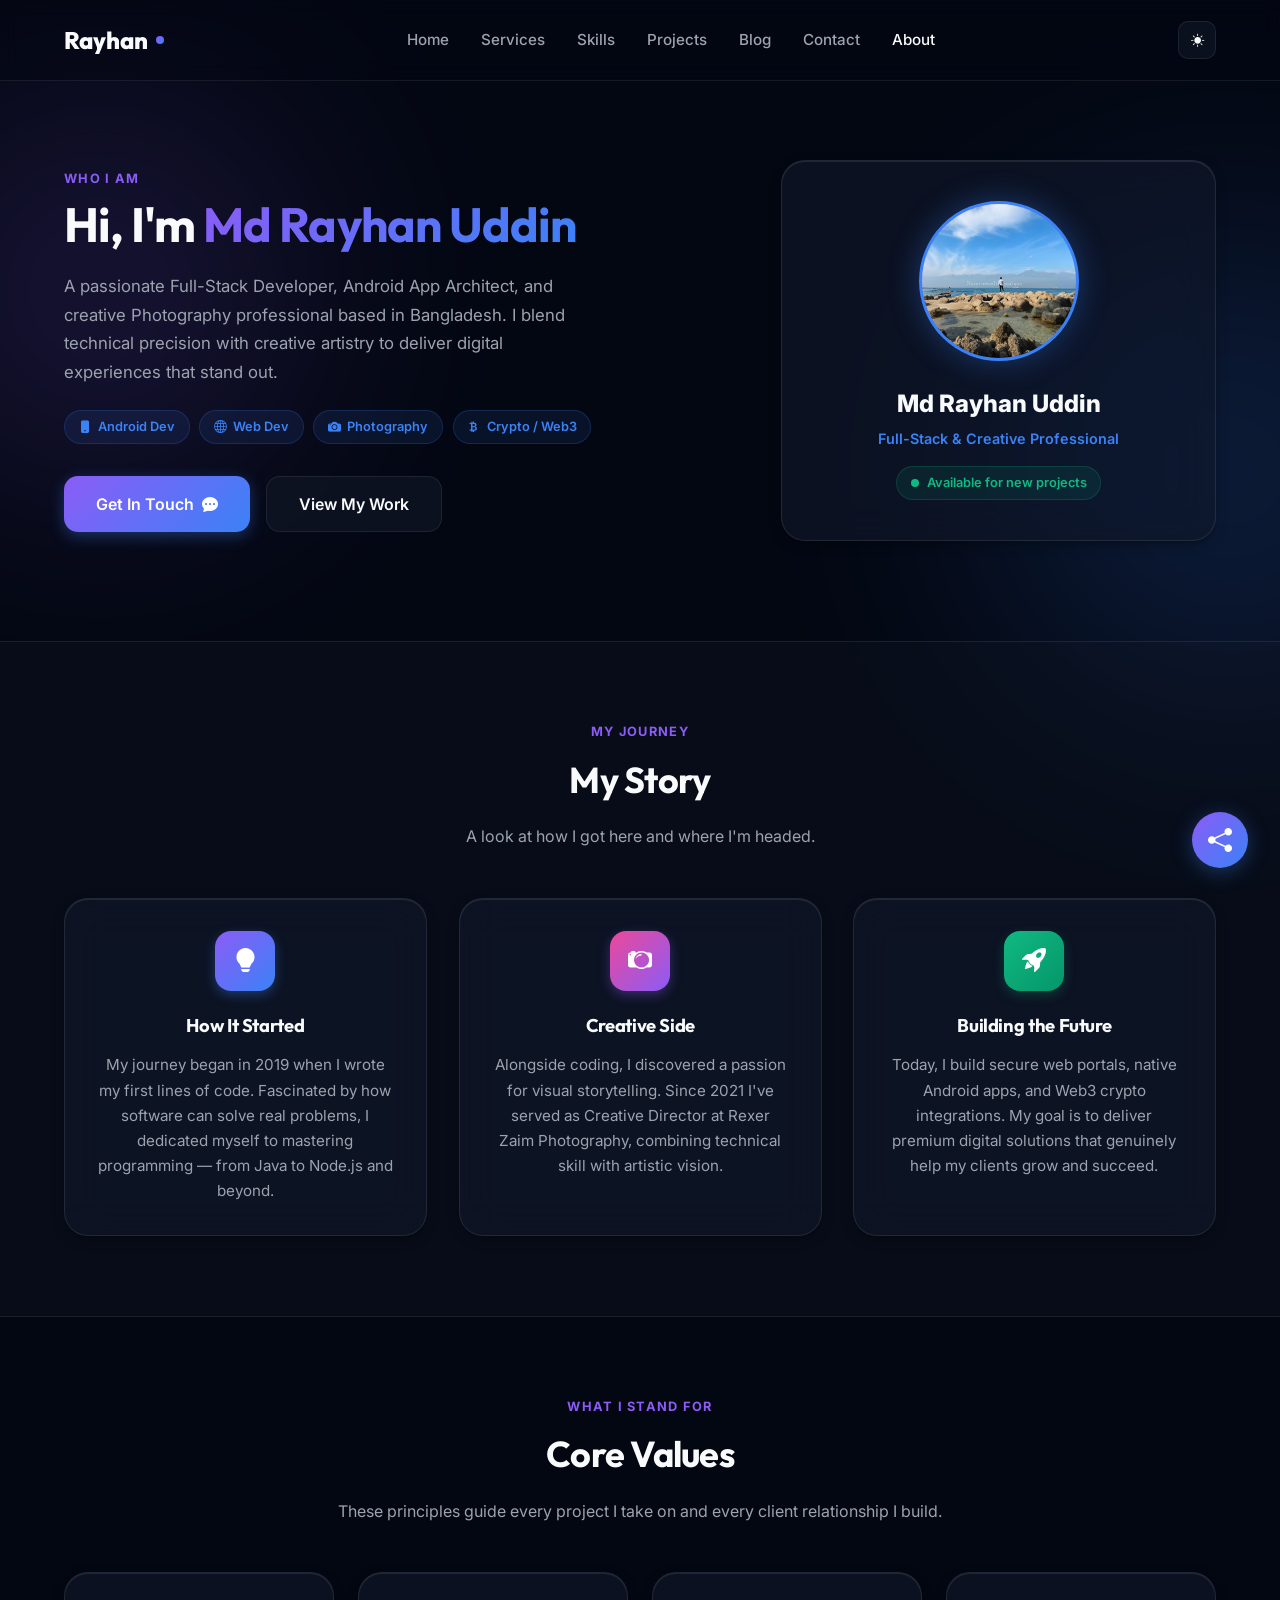
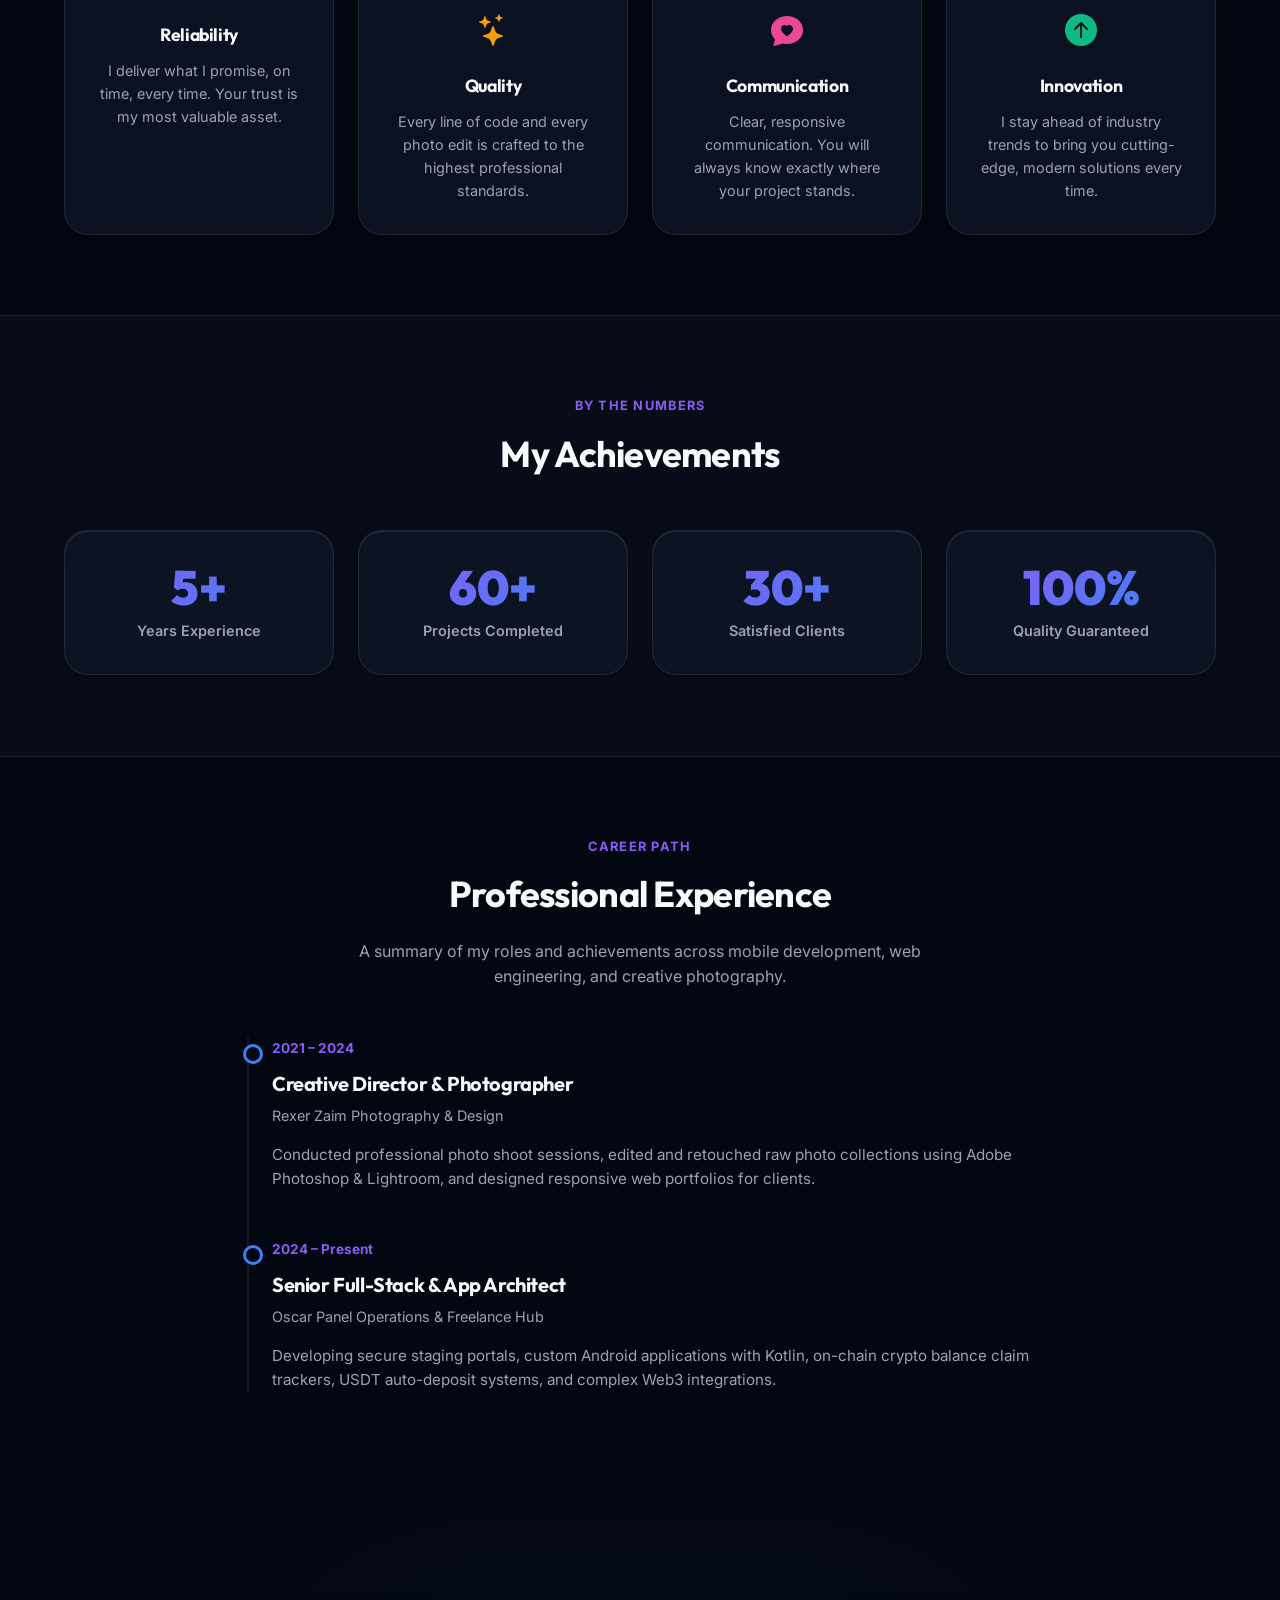
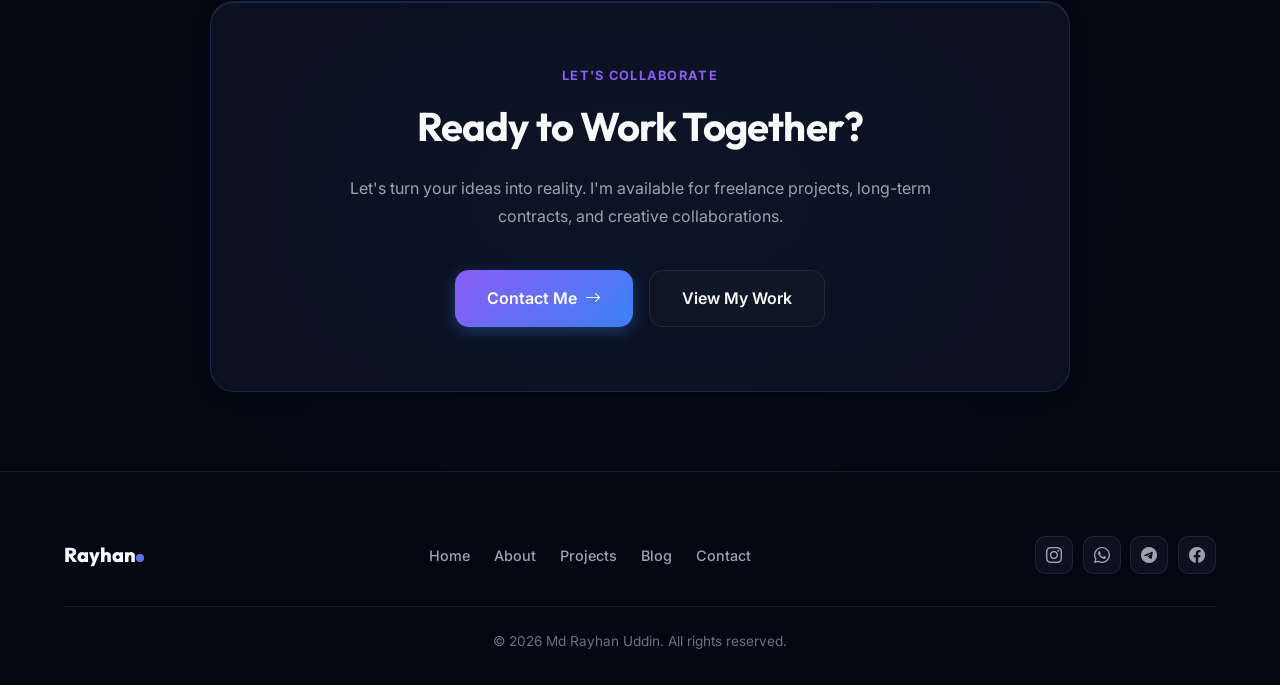
<file: about.html>
<!DOCTYPE html>
<html lang="en" data-theme="dark">

<head>
  <meta charset="utf-8">
  <meta name="viewport" content="width=device-width, initial-scale=1.0, maximum-scale=1.0, user-scalable=no">
  <title>About Md Rayhan Uddin - Full-Stack Developer & Android App Creator</title>
  <meta name="description"
    content="Learn more about Md Rayhan Uddin — a Full-Stack Developer, Android App Creator, and Photography expert from Bangladesh with 5+ years of experience.">
  <link rel="stylesheet" href="style.css?v=12">
  <link rel="stylesheet" href="https://cdn.jsdelivr.net/npm/bootstrap-icons@1.11.1/font/bootstrap-icons.css">
</head>

<body>
  <div class="bg-blob blob-purple"></div>
  <div class="bg-blob blob-blue"></div>

  <!-- NAVBAR -->
  <header class="navbar">
    <div class="container nav-container">
      <a href="index.html" class="logo">Rayhan<span class="logo-dot"></span></a>
      <ul class="nav-menu" id="navMenu">
        <li><a href="index.html#home" class="nav-link">Home</a></li>
        <li><a href="index.html#services" class="nav-link">Services</a></li>
        <li><a href="index.html#skills" class="nav-link">Skills</a></li>
        <li><a href="projects.html" class="nav-link">Projects</a></li>
        <li><a href="blog.html" class="nav-link">Blog</a></li>
        <li><a href="index.html#contact" class="nav-link">Contact</a></li>
        <li><a href="about.html" class="nav-link" style="color: var(--text-primary);">About</a></li>
      </ul>
      <div class="nav-right">
        <button id="themeToggleBtn" class="theme-toggle-btn" aria-label="Toggle Theme">
          <i class="bi bi-sun-fill"></i>
        </button>
        <button class="mobile-menu-toggle" id="mobileMenuToggle" aria-label="Toggle Menu">
          <i class="bi bi-list"></i>
        </button>
      </div>
    </div>
  </header>

  <!-- ABOUT HERO -->
  <section class="about-hero">
    <div class="container about-hero-grid">
      <div class="about-hero-content reveal active">
        <span class="section-subtitle">Who I Am</span>
        <h1 class="about-hero-title">Hi, I'm <span class="text-gradient-primary">Md Rayhan Uddin</span></h1>
        <p class="about-hero-desc">A passionate Full-Stack Developer, Android App Architect, and creative Photography
          professional based in Bangladesh. I blend technical precision with creative artistry to deliver digital
          experiences that stand out.</p>
        <div class="about-hero-tags">
          <span class="about-tag"><i class="bi bi-phone-fill"></i> Android Dev</span>
          <span class="about-tag"><i class="bi bi-globe"></i> Web Dev</span>
          <span class="about-tag"><i class="bi bi-camera-fill"></i> Photography</span>
          <span class="about-tag"><i class="bi bi-currency-bitcoin"></i> Crypto / Web3</span>
        </div>
        <div class="hero-btns" style="margin-top: 2rem;">
          <a href="index.html#contact" class="btn-main btn-primary-gradient">
            <span>Get In Touch</span> <i class="bi bi-chat-dots-fill"></i>
          </a>
          <a href="projects.html" class="btn-main btn-outline">
            <span>View My Work</span>
          </a>
        </div>
      </div>
      <div class="reveal active">
        <div class="glass-panel about-profile-card">
          <div class="about-profile-img-wrap">
            <img src="profile.jpg" alt="Md Rayhan Uddin" class="about-profile-img"
              onerror="this.parentElement.style.display='flex'; this.parentElement.style.alignItems='center'; this.parentElement.style.justifyContent='center'; this.style.display='none'; this.parentElement.innerHTML='<span style=font-size:4rem;>👨‍💻</span>'">
          </div>
          <div class="showcase-name" style="margin-bottom: 0.25rem;">Md Rayhan Uddin</div>
          <div class="showcase-title">Full-Stack &amp; Creative Professional</div>
          <div class="about-availability">
            <span class="hero-badge-dot"></span>
            <span>Available for new projects</span>
          </div>
        </div>
      </div>
    </div>
  </section>

  <!-- MY STORY -->
  <section class="section reveal"
    style="background: rgba(17,24,39,0.3); border-top: 1px solid var(--border-color); border-bottom: 1px solid var(--border-color);">
    <div class="container">
      <div class="section-header">
        <span class="section-subtitle">My Journey</span>
        <h2 class="section-title">My Story</h2>
        <p class="section-desc">A look at how I got here and where I'm headed.</p>
      </div>
      <div class="about-story-grid">
        <div class="glass-panel about-story-card">
          <div class="about-story-icon"><i class="bi bi-lightbulb-fill"></i></div>
          <h3>How It Started</h3>
          <p>My journey began in 2019 when I wrote my first lines of code. Fascinated by how software can solve real
            problems, I dedicated myself to mastering programming — from Java to Node.js and beyond.</p>
        </div>
        <div class="glass-panel about-story-card">
          <div class="about-story-icon"
            style="background: var(--accent-gradient); box-shadow: 0 4px 12px var(--glow-accent);"><i
              class="bi bi-camera2"></i></div>
          <h3>Creative Side</h3>
          <p>Alongside coding, I discovered a passion for visual storytelling. Since 2021 I've served as Creative
            Director at Rexer Zaim Photography, combining technical skill with artistic vision.</p>
        </div>
        <div class="glass-panel about-story-card">
          <div class="about-story-icon"
            style="background: var(--success-gradient); box-shadow: 0 4px 12px rgba(16,185,129,0.25);"><i
              class="bi bi-rocket-takeoff-fill"></i></div>
          <h3>Building the Future</h3>
          <p>Today, I build secure web portals, native Android apps, and Web3 crypto integrations. My goal is to deliver
            premium digital solutions that genuinely help my clients grow and succeed.</p>
        </div>
      </div>
    </div>
  </section>

  <!-- CORE VALUES -->
  <section class="section reveal">
    <div class="container">
      <div class="section-header">
        <span class="section-subtitle">What I Stand For</span>
        <h2 class="section-title">Core Values</h2>
        <p class="section-desc">These principles guide every project I take on and every client relationship I build.
        </p>
      </div>
      <div class="about-values-grid">
        <div class="glass-panel about-value-item">
          <i class="bi bi-shield-check-fill value-icon"></i>
          <h4>Reliability</h4>
          <p>I deliver what I promise, on time, every time. Your trust is my most valuable asset.</p>
        </div>
        <div class="glass-panel about-value-item">
          <i class="bi bi-stars value-icon" style="color: #f59e0b;"></i>
          <h4>Quality</h4>
          <p>Every line of code and every photo edit is crafted to the highest professional standards.</p>
        </div>
        <div class="glass-panel about-value-item">
          <i class="bi bi-chat-heart-fill value-icon" style="color: #ec4899;"></i>
          <h4>Communication</h4>
          <p>Clear, responsive communication. You will always know exactly where your project stands.</p>
        </div>
        <div class="glass-panel about-value-item">
          <i class="bi bi-arrow-up-circle-fill value-icon" style="color: #10b981;"></i>
          <h4>Innovation</h4>
          <p>I stay ahead of industry trends to bring you cutting-edge, modern solutions every time.</p>
        </div>
      </div>
    </div>
  </section>

  <!-- NUMBERS -->
  <section class="section reveal"
    style="background: rgba(17,24,39,0.3); border-top: 1px solid var(--border-color); border-bottom: 1px solid var(--border-color);">
    <div class="container">
      <div class="section-header">
        <span class="section-subtitle">By the Numbers</span>
        <h2 class="section-title">My Achievements</h2>
      </div>
      <div class="about-numbers-grid">
        <div class="glass-panel about-number-item">
          <div class="about-number">5+</div>
          <div class="about-number-label">Years Experience</div>
        </div>
        <div class="glass-panel about-number-item">
          <div class="about-number">60+</div>
          <div class="about-number-label">Projects Completed</div>
        </div>
        <div class="glass-panel about-number-item">
          <div class="about-number">30+</div>
          <div class="about-number-label">Satisfied Clients</div>
        </div>
        <div class="glass-panel about-number-item">
          <div class="about-number">100%</div>
          <div class="about-number-label">Quality Guaranteed</div>
        </div>
      </div>
    </div>
  </section>

  <!-- EXPERIENCE TIMELINE -->
  <section class="section reveal">
    <div class="container">
      <div class="section-header">
        <span class="section-subtitle">Career Path</span>
        <h2 class="section-title">Professional Experience</h2>
        <p class="section-desc">A summary of my roles and achievements across mobile development, web engineering, and
          creative photography.</p>
      </div>
      <div class="timeline">
        <div class="timeline-item">
          <div class="timeline-date">2021 – 2024</div>
          <h3 class="timeline-title">Creative Director &amp; Photographer</h3>
          <div class="timeline-company">Rexer Zaim Photography &amp; Design</div>
          <p class="timeline-desc">Conducted professional photo shoot sessions, edited and retouched raw photo
            collections using Adobe Photoshop &amp; Lightroom, and designed responsive web portfolios for clients.</p>
        </div>
        <div class="timeline-item">
          <div class="timeline-date">2024 – Present</div>
          <h3 class="timeline-title">Senior Full-Stack &amp; App Architect</h3>
          <div class="timeline-company">Oscar Panel Operations &amp; Freelance Hub</div>
          <p class="timeline-desc">Developing secure staging portals, custom Android applications with Kotlin, on-chain
            crypto balance claim trackers, USDT auto-deposit systems, and complex Web3 integrations.</p>
        </div>
      </div>
    </div>
  </section>

  <!-- CTA -->
  <section class="cta-section reveal">
    <div class="container">
      <div class="cta-glow"></div>
      <div class="glass-panel cta-card">
        <span class="section-subtitle">Let's Collaborate</span>
        <h2 class="cta-title">Ready to Work Together?</h2>
        <p class="cta-desc">Let's turn your ideas into reality. I'm available for freelance projects, long-term
          contracts, and creative collaborations.</p>
        <div class="cta-btns">
          <a href="index.html#contact" class="btn-main btn-primary-gradient">
            <span>Contact Me</span> <i class="bi bi-arrow-right"></i>
          </a>
          <a href="projects.html" class="btn-main btn-outline">
            <span>View My Work</span>
          </a>
        </div>
      </div>
    </div>
  </section>

  <!-- FOOTER -->
  <footer class="footer">
    <div class="container">
      <div class="footer-content">
        <a href="index.html" class="footer-logo">Rayhan<span class="logo-dot"></span></a>
        <nav class="footer-nav">
          <a href="index.html">Home</a>
          <a href="about.html">About</a>
          <a href="projects.html">Projects</a>
          <a href="blog.html">Blog</a>
          <a href="index.html#contact">Contact</a>
        </nav>
        <div class="footer-socials">
          <a href="https://www.instagram.com/rexer_zaim?igsh=Yjhkbm5tcTMxZ3U2" target="_blank" rel="noopener noreferrer"
            class="footer-social-link" title="Instagram"><i class="bi bi-instagram"></i></a>
          <a href="https://wa.me/8801754297175" target="_blank" rel="noopener noreferrer" class="footer-social-link"
            title="WhatsApp"><i class="bi bi-whatsapp"></i></a>
          <a href="https://t.me/Daspo90" target="_blank" rel="noopener noreferrer" class="footer-social-link"
            title="Telegram"><i class="bi bi-telegram"></i></a>
          <a href="https://www.facebook.com/share/1EN9dSV8ah/" target="_blank" rel="noopener noreferrer"
            class="footer-social-link" title="Facebook"><i class="bi bi-facebook"></i></a>
        </div>
      </div>
      <hr class="footer-divider">
      <div class="footer-copyright" style="text-align: center;">
        &copy; <span id="footerYear"></span> Md Rayhan Uddin. All rights reserved.
      </div>
    </div>
  </footer>

  <!-- FLOATING WIDGET -->
  <div class="floating-widget" id="floatingWidget">
    <div class="floating-menu">
      <a href="https://www.instagram.com/rexer_zaim?igsh=Yjhkbm5tcTMxZ3U2" target="_blank" rel="noopener noreferrer"
        class="floating-item instagram" data-tooltip="Instagram"><i class="bi bi-instagram"></i></a>
      <a href="https://wa.me/8801754297175" target="_blank" rel="noopener noreferrer" class="floating-item whatsapp"
        data-tooltip="WhatsApp"><i class="bi bi-whatsapp"></i></a>
      <a href="https://t.me/Daspo90" target="_blank" rel="noopener noreferrer" class="floating-item telegram"
        data-tooltip="Telegram"><i class="bi bi-telegram"></i></a>
      <a href="https://www.facebook.com/share/1EN9dSV8ah/" target="_blank" rel="noopener noreferrer"
        class="floating-item facebook" data-tooltip="Facebook"><i class="bi bi-facebook"></i></a>
    </div>
    <button class="floating-trigger" id="floatingTrigger" aria-label="Quick Connect Menu"><i
        class="bi bi-share-fill"></i></button>
  </div>

  <script>
    (function () {
      const t = localStorage.getItem('theme') || 'dark';
      document.documentElement.setAttribute('data-theme', t);
      const btn = document.getElementById('themeToggleBtn');
      if (btn) btn.innerHTML = t === 'dark' ? '<i class="bi bi-sun-fill"></i>' : '<i class="bi bi-moon-stars-fill"></i>';
      if (btn) btn.addEventListener('click', () => {
        const c = document.documentElement.getAttribute('data-theme') || 'dark';
        const n = c === 'dark' ? 'light' : 'dark';
        document.documentElement.setAttribute('data-theme', n);
        localStorage.setItem('theme', n);
        btn.innerHTML = n === 'dark' ? '<i class="bi bi-sun-fill"></i>' : '<i class="bi bi-moon-stars-fill"></i>';
      });
      const toggle = document.getElementById('mobileMenuToggle');
      const menu = document.getElementById('navMenu');
      if (toggle && menu) {
        toggle.addEventListener('click', () => {
          menu.classList.toggle('active');
          toggle.querySelector('i').className = menu.classList.contains('active') ? 'bi bi-x-lg' : 'bi bi-list';
        });
      }
      window.addEventListener('scroll', () => {
        document.querySelector('.navbar')?.classList.toggle('scrolled', window.scrollY > 50);
      });
      const revealAll = () => document.querySelectorAll('.reveal').forEach(el => {
        if (el.getBoundingClientRect().top < window.innerHeight - 120) el.classList.add('active');
      });
      window.addEventListener('scroll', revealAll);
      setTimeout(revealAll, 200);
      const trigger = document.getElementById('floatingTrigger');
      const widget = document.getElementById('floatingWidget');
      if (trigger && widget) {
        trigger.addEventListener('click', e => {
          e.stopPropagation();
          widget.classList.toggle('active');
          trigger.querySelector('i').className = widget.classList.contains('active') ? 'bi bi-x-circle-fill' : 'bi bi-share-fill';
        });
        document.addEventListener('click', () => {
          widget.classList.remove('active');
          if (trigger.querySelector('i')) trigger.querySelector('i').className = 'bi bi-share-fill';
        });
      }
      const yearSpan = document.getElementById('footerYear');
      if (yearSpan) yearSpan.textContent = new Date().getFullYear();
    })();
  </script>
</body>

</html>
</file>
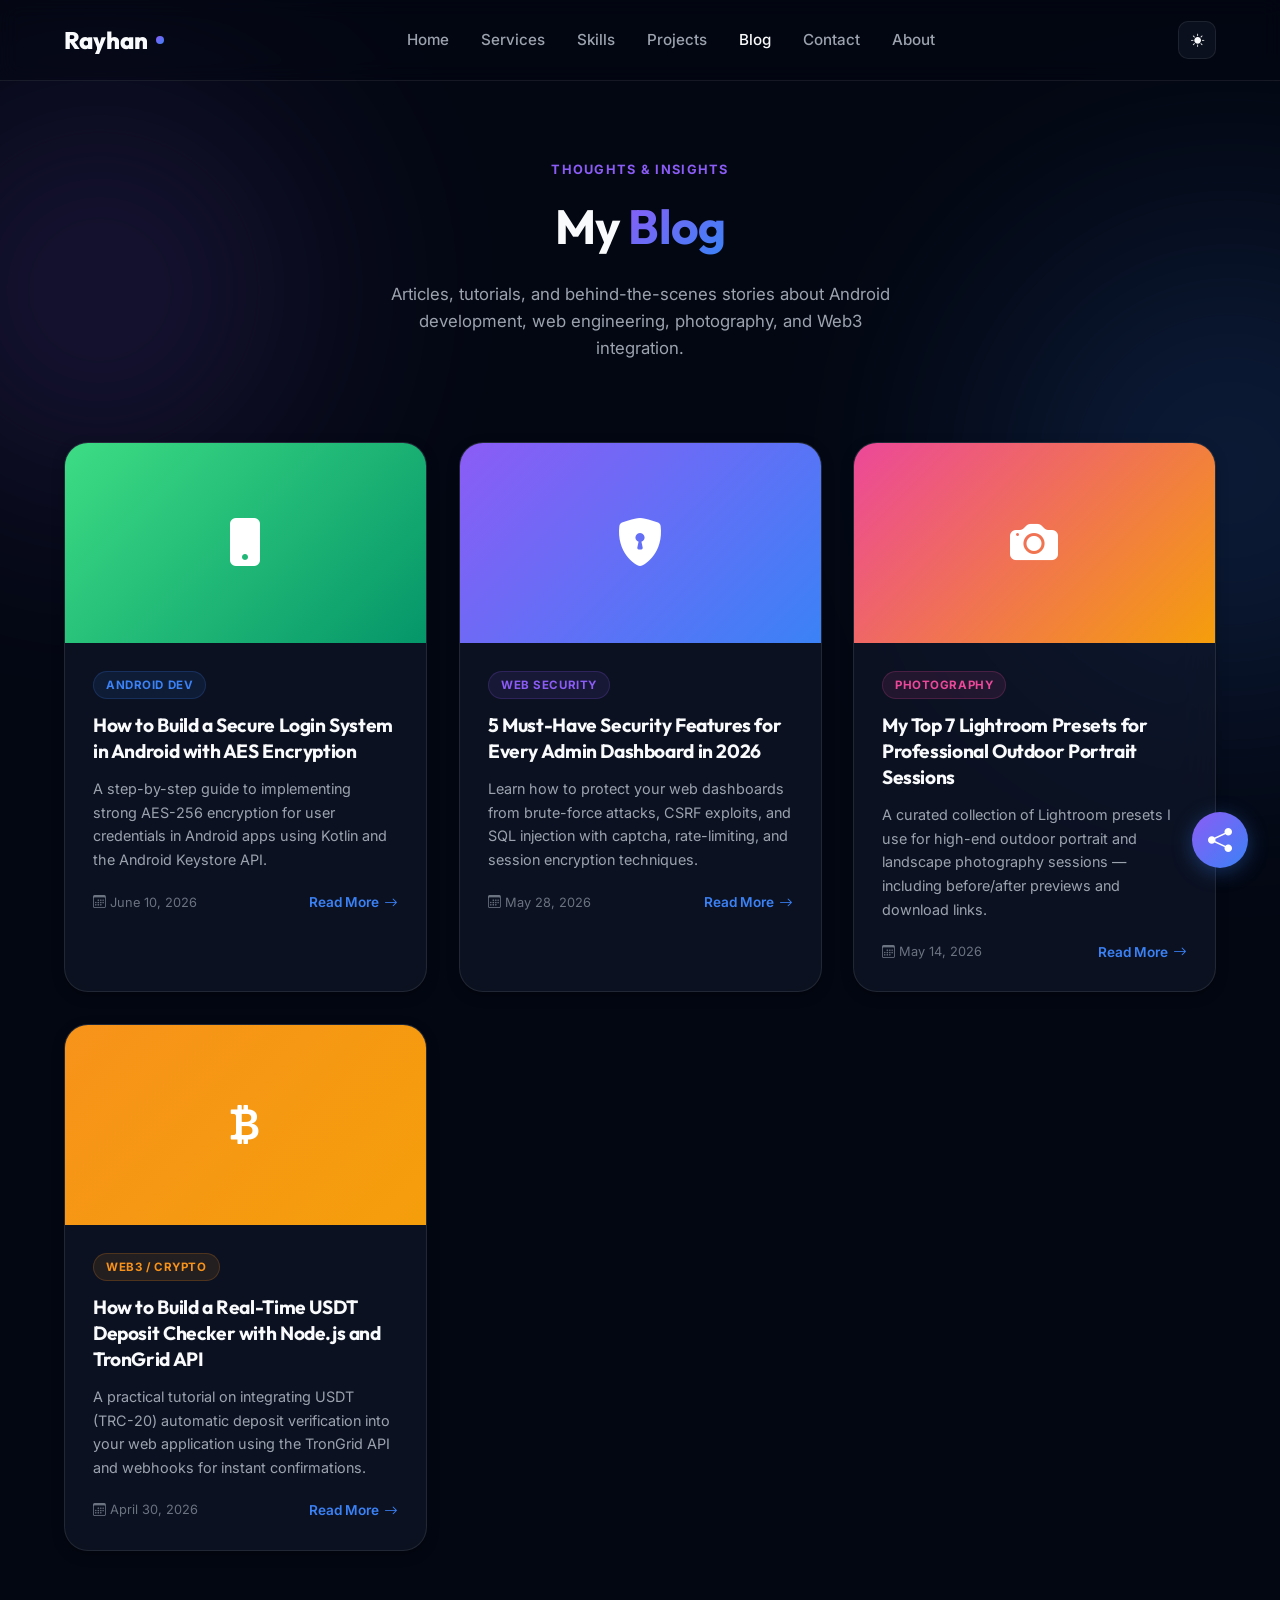
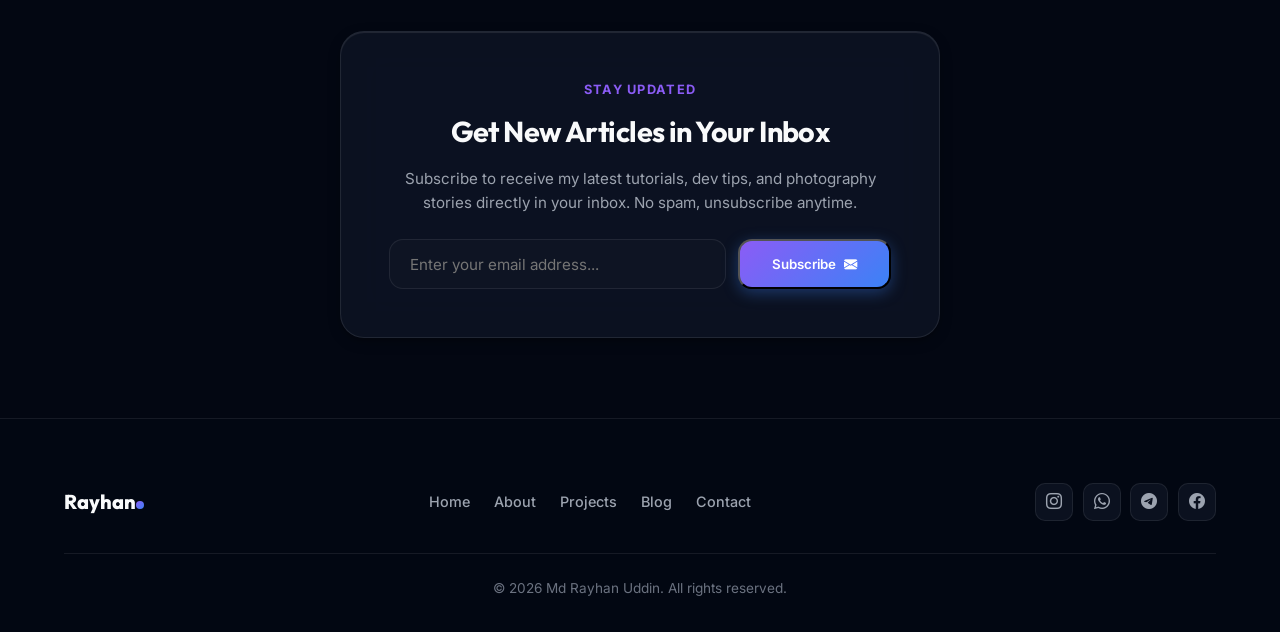
<file: blog.html>
<!DOCTYPE html>
<html lang="en" data-theme="dark">

<head>
  <meta charset="utf-8">
  <meta name="viewport" content="width=device-width, initial-scale=1.0, maximum-scale=1.0, user-scalable=no">
  <title>Blog - Md Rayhan Uddin | Dev Tips, Photography & Web3</title>
  <meta name="description"
    content="Technical articles and insights by Md Rayhan Uddin on Android development, web security, photography editing, and crypto/Web3 integration.">
  <link rel="stylesheet" href="style.css?v=11">
  <link rel="stylesheet" href="https://cdn.jsdelivr.net/npm/bootstrap-icons@1.11.1/font/bootstrap-icons.css">
</head>

<body>
  <div class="bg-blob blob-purple"></div>
  <div class="bg-blob blob-blue"></div>

  <!-- NAVBAR -->
  <header class="navbar">
    <div class="container nav-container">
      <a href="index.html" class="logo">Rayhan<span class="logo-dot"></span></a>
      <ul class="nav-menu" id="navMenu">
        <li><a href="index.html#home" class="nav-link">Home</a></li>
        <li><a href="index.html#services" class="nav-link">Services</a></li>
        <li><a href="index.html#skills" class="nav-link">Skills</a></li>
        <li><a href="projects.html" class="nav-link">Projects</a></li>
        <li><a href="blog.html" class="nav-link" style="color: var(--text-primary);">Blog</a></li>
        <li><a href="index.html#contact" class="nav-link">Contact</a></li>
        <li><a href="about.html" class="nav-link">About</a></li>
      </ul>
      <div class="nav-right">
        <button id="themeToggleBtn" class="theme-toggle-btn" aria-label="Toggle Theme">
          <i class="bi bi-sun-fill"></i>
        </button>
        <button class="mobile-menu-toggle" id="mobileMenuToggle" aria-label="Toggle Menu">
          <i class="bi bi-list"></i>
        </button>
      </div>
    </div>
  </header>

  <!-- BLOG HERO -->
  <section class="blog-hero">
    <div class="container reveal active">
      <span class="section-subtitle">Thoughts & Insights</span>
      <h1 class="blog-hero-title">My <span class="text-gradient-primary">Blog</span></h1>
      <p class="blog-hero-desc">Articles, tutorials, and behind-the-scenes stories about Android development, web
        engineering, photography, and Web3 integration.</p>
    </div>
  </section>

  <!-- BLOG GRID -->
  <section class="section" style="padding-top: 0;">
    <div class="container">
      <div class="blog-grid">

        <!-- Post 1: Android -->
        <article class="glass-panel blog-card reveal">
          <div class="blog-card-img-placeholder" style="background: linear-gradient(135deg, #3ddc84 0%, #059669 100%);">
            <i class="bi bi-phone-fill"></i>
          </div>
          <div class="blog-card-body">
            <span class="blog-tag">Android Dev</span>
            <h2 class="blog-card-title">How to Build a Secure Login System in Android with AES Encryption</h2>
            <p class="blog-card-desc">A step-by-step guide to implementing strong AES-256 encryption for user
              credentials in Android apps using Kotlin and the Android Keystore API.</p>
            <div class="blog-meta">
              <span><i class="bi bi-calendar3"></i> June 10, 2026</span>
              <span class="blog-read-more">Read More <i class="bi bi-arrow-right"></i></span>
            </div>
          </div>
        </article>

        <!-- Post 2: Web Security -->
        <article class="glass-panel blog-card reveal">
          <div class="blog-card-img-placeholder" style="background: linear-gradient(135deg, #8b5cf6 0%, #3b82f6 100%);">
            <i class="bi bi-shield-lock-fill"></i>
          </div>
          <div class="blog-card-body">
            <span class="blog-tag"
              style="background: rgba(139,92,246,0.1); color: var(--accent-color); border-color: rgba(139,92,246,0.2);">Web
              Security</span>
            <h2 class="blog-card-title">5 Must-Have Security Features for Every Admin Dashboard in 2026</h2>
            <p class="blog-card-desc">Learn how to protect your web dashboards from brute-force attacks, CSRF exploits,
              and SQL injection with captcha, rate-limiting, and session encryption techniques.</p>
            <div class="blog-meta">
              <span><i class="bi bi-calendar3"></i> May 28, 2026</span>
              <span class="blog-read-more">Read More <i class="bi bi-arrow-right"></i></span>
            </div>
          </div>
        </article>

        <!-- Post 3: Photography -->
        <article class="glass-panel blog-card reveal">
          <div class="blog-card-img-placeholder" style="background: linear-gradient(135deg, #ec4899 0%, #f59e0b 100%);">
            <i class="bi bi-camera-fill"></i>
          </div>
          <div class="blog-card-body">
            <span class="blog-tag"
              style="background: rgba(236,72,153,0.1); color: #ec4899; border-color: rgba(236,72,153,0.2);">Photography</span>
            <h2 class="blog-card-title">My Top 7 Lightroom Presets for Professional Outdoor Portrait Sessions</h2>
            <p class="blog-card-desc">A curated collection of Lightroom presets I use for high-end outdoor portrait and
              landscape photography sessions — including before/after previews and download links.</p>
            <div class="blog-meta">
              <span><i class="bi bi-calendar3"></i> May 14, 2026</span>
              <span class="blog-read-more">Read More <i class="bi bi-arrow-right"></i></span>
            </div>
          </div>
        </article>

        <!-- Post 4: Crypto / Web3 -->
        <article class="glass-panel blog-card reveal">
          <div class="blog-card-img-placeholder" style="background: linear-gradient(135deg, #f7931a 0%, #f59e0b 100%);">
            <i class="bi bi-currency-bitcoin"></i>
          </div>
          <div class="blog-card-body">
            <span class="blog-tag"
              style="background: rgba(247,147,26,0.1); color: #f7931a; border-color: rgba(247,147,26,0.2);">Web3 /
              Crypto</span>
            <h2 class="blog-card-title">How to Build a Real-Time USDT Deposit Checker with Node.js and TronGrid API</h2>
            <p class="blog-card-desc">A practical tutorial on integrating USDT (TRC-20) automatic deposit verification
              into your web application using the TronGrid API and webhooks for instant confirmations.</p>
            <div class="blog-meta">
              <span><i class="bi bi-calendar3"></i> April 30, 2026</span>
              <span class="blog-read-more">Read More <i class="bi bi-arrow-right"></i></span>
            </div>
          </div>
        </article>

      </div>

      <!-- Newsletter -->
      <div class="glass-panel blog-newsletter reveal" style="padding: 3rem;">
        <span class="section-subtitle">Stay Updated</span>
        <h2 class="section-title" style="font-size: 1.8rem; margin: 0.5rem 0 0.75rem;">Get New Articles in Your Inbox
        </h2>
        <p class="section-desc" style="font-size: 0.95rem;">Subscribe to receive my latest tutorials, dev tips, and
          photography stories directly in your inbox. No spam, unsubscribe anytime.</p>
        <div class="newsletter-input-row">
          <input type="email" class="newsletter-input" placeholder="Enter your email address...">
          <button class="btn-main btn-primary-gradient">
            <span>Subscribe</span> <i class="bi bi-envelope-fill"></i>
          </button>
        </div>
      </div>
    </div>
  </section>

  <!-- FOOTER -->
  <footer class="footer">
    <div class="container">
      <div class="footer-content">
        <a href="index.html" class="footer-logo">Rayhan<span class="logo-dot"></span></a>
        <nav class="footer-nav">
          <a href="index.html">Home</a>
          <a href="about.html">About</a>
          <a href="projects.html">Projects</a>
          <a href="blog.html">Blog</a>
          <a href="index.html#contact">Contact</a>
        </nav>
        <div class="footer-socials">
          <a href="https://www.instagram.com/rexer_zaim?igsh=Yjhkbm5tcTMxZ3U2" target="_blank" rel="noopener noreferrer"
            class="footer-social-link" title="Instagram"><i class="bi bi-instagram"></i></a>
          <a href="https://wa.me/8801754297175" target="_blank" rel="noopener noreferrer" class="footer-social-link"
            title="WhatsApp"><i class="bi bi-whatsapp"></i></a>
          <a href="https://t.me/Daspo90" target="_blank" rel="noopener noreferrer" class="footer-social-link"
            title="Telegram"><i class="bi bi-telegram"></i></a>
          <a href="https://www.facebook.com/share/1EN9dSV8ah/" target="_blank" rel="noopener noreferrer"
            class="footer-social-link" title="Facebook"><i class="bi bi-facebook"></i></a>
        </div>
      </div>
      <hr class="footer-divider">
      <div class="footer-copyright" style="text-align: center;">
        &copy; <span id="footerYear"></span> Md Rayhan Uddin. All rights reserved.
      </div>
    </div>
  </footer>

  <!-- FLOATING WIDGET -->
  <div class="floating-widget" id="floatingWidget">
    <div class="floating-menu">
      <a href="https://www.instagram.com/rexer_zaim?igsh=Yjhkbm5tcTMxZ3U2" target="_blank" rel="noopener noreferrer"
        class="floating-item instagram" data-tooltip="Instagram"><i class="bi bi-instagram"></i></a>
      <a href="https://wa.me/8801754297175" target="_blank" rel="noopener noreferrer" class="floating-item whatsapp"
        data-tooltip="WhatsApp"><i class="bi bi-whatsapp"></i></a>
      <a href="https://t.me/Daspo90" target="_blank" rel="noopener noreferrer" class="floating-item telegram"
        data-tooltip="Telegram"><i class="bi bi-telegram"></i></a>
      <a href="https://www.facebook.com/share/1EN9dSV8ah/" target="_blank" rel="noopener noreferrer"
        class="floating-item facebook" data-tooltip="Facebook"><i class="bi bi-facebook"></i></a>
    </div>
    <button class="floating-trigger" id="floatingTrigger" aria-label="Quick Connect Menu"><i
        class="bi bi-share-fill"></i></button>
  </div>

  <script>
    (function () {
      const t = localStorage.getItem('theme') || 'dark';
      document.documentElement.setAttribute('data-theme', t);
      const btn = document.getElementById('themeToggleBtn');
      if (btn) btn.innerHTML = t === 'dark' ? '<i class="bi bi-sun-fill"></i>' : '<i class="bi bi-moon-stars-fill"></i>';
      if (btn) btn.addEventListener('click', () => {
        const c = document.documentElement.getAttribute('data-theme') || 'dark';
        const n = c === 'dark' ? 'light' : 'dark';
        document.documentElement.setAttribute('data-theme', n);
        localStorage.setItem('theme', n);
        btn.innerHTML = n === 'dark' ? '<i class="bi bi-sun-fill"></i>' : '<i class="bi bi-moon-stars-fill"></i>';
      });
      const toggle = document.getElementById('mobileMenuToggle');
      const menu = document.getElementById('navMenu');
      if (toggle && menu) {
        toggle.addEventListener('click', () => {
          menu.classList.toggle('active');
          toggle.querySelector('i').className = menu.classList.contains('active') ? 'bi bi-x-lg' : 'bi bi-list';
        });
      }
      window.addEventListener('scroll', () => {
        document.querySelector('.navbar')?.classList.toggle('scrolled', window.scrollY > 50);
      });
      const revealAll = () => document.querySelectorAll('.reveal').forEach(el => {
        if (el.getBoundingClientRect().top < window.innerHeight - 120) el.classList.add('active');
      });
      window.addEventListener('scroll', revealAll);
      setTimeout(revealAll, 200);
      const trigger = document.getElementById('floatingTrigger');
      const widget = document.getElementById('floatingWidget');
      if (trigger && widget) {
        trigger.addEventListener('click', e => {
          e.stopPropagation();
          widget.classList.toggle('active');
          trigger.querySelector('i').className = widget.classList.contains('active') ? 'bi bi-x-circle-fill' : 'bi bi-share-fill';
        });
        document.addEventListener('click', () => {
          widget.classList.remove('active');
          if (trigger.querySelector('i')) trigger.querySelector('i').className = 'bi bi-share-fill';
        });
      }
      const yearSpan = document.getElementById('footerYear');
      if (yearSpan) yearSpan.textContent = new Date().getFullYear();
    })();
  </script>
</body>

</html>
</file>
<file: style.css>
@import url('https://fonts.googleapis.com/css2?family=Inter:wght@300;400;500;600;700&family=Outfit:wght@400;500;600;700;800;900&display=swap');

/* --- CSS Variables & Design System --- */
:root {
  --font-sans: 'Inter', -apple-system, BlinkMacSystemFont, sans-serif;
  --font-display: 'Outfit', sans-serif;

  /* Default Dark Mode Colors (Highly Premium) */
  --bg-app: #030712;
  --bg-card: rgba(17, 24, 39, 0.65);
  --border-color: rgba(255, 255, 255, 0.08);
  --text-primary: #f9fafb;
  --text-secondary: #9ca3af;
  --text-muted: #6b7280;
  
  --primary-gradient: linear-gradient(135deg, #8b5cf6 0%, #3b82f6 100%);
  --accent-gradient: linear-gradient(135deg, #ec4899 0%, #8b5cf6 100%);
  --success-gradient: linear-gradient(135deg, #10b981 0%, #059669 100%);
  
  --primary-color: #3b82f6;
  --accent-color: #8b5cf6;
  --success-color: #10b981;
  --warning-color: #f59e0b;
  
  --glow-primary: rgba(59, 130, 246, 0.35);
  --glow-accent: rgba(139, 92, 246, 0.35);
  
  --shadow-sm: 0 1px 2px rgba(0, 0, 0, 0.05);
  --shadow-md: 0 4px 15px -3px rgba(0, 0, 0, 0.3), 0 4px 6px -2px rgba(0, 0, 0, 0.2);
  --shadow-lg: 0 20px 25px -5px rgba(0, 0, 0, 0.5), 0 10px 10px -5px rgba(0, 0, 0, 0.3);
  
  --blur-amount: 20px;
  --transition-speed: 0.3s;

  /* Glass Effects */
  --glass-border: rgba(255, 255, 255, 0.09);
  --glass-highlight: inset 0 1px 1px rgba(255, 255, 255, 0.1);
  --blob-color-1: #8b5cf6; /* royal purple */
  --blob-color-2: #3b82f6; /* royal blue */
}

[data-theme="light"] {
  --bg-app: #f4f6fa; /* Clean cool watery blue-white background */
  --bg-card: rgba(255, 255, 255, 0.32); /* High transparency for watery glass look */
  --border-color: rgba(0, 0, 0, 0.06);
  --text-primary: #111827;
  --text-secondary: #4b5563;
  --text-muted: #8b8f97;
  
  --primary-gradient: linear-gradient(135deg, #3b82f6 0%, #8b5cf6 100%);
  --accent-gradient: linear-gradient(135deg, #8b5cf6 0%, #ec4899 100%);
  --success-gradient: linear-gradient(135deg, #10b981 0%, #059669 100%);
  
  --primary-color: #2563eb;
  --accent-color: #7c3aed;
  --success-color: #059669;
  
  --glow-primary: rgba(37, 99, 235, 0.12);
  --glow-accent: rgba(124, 58, 237, 0.12);
  
  --shadow-sm: 0 1px 2px rgba(0, 0, 0, 0.01);
  --shadow-md: 0 8px 30px rgba(0, 0, 0, 0.04);
  --shadow-lg: 0 20px 40px rgba(0, 0, 0, 0.06);

  /* Glass Effects */
  --glass-border: rgba(255, 255, 255, 0.65); /* Shiny reflective border */
  --glass-highlight: inset 0 2px 4px rgba(255, 255, 255, 0.65), inset 0 -2px 4px rgba(0, 0, 0, 0.02); /* Double highlight for watery droplet feel */
  --blob-color-1: #c084fc; /* Soft purple blob */
  --blob-color-2: #60a5fa; /* Soft sky blue blob */
}

/* --- Global Resets --- */
* {
  box-sizing: border-box;
  margin: 0;
  padding: 0;
}

html {
  scroll-behavior: smooth;
  scroll-padding-top: 80px;
}

body {
  font-family: var(--font-sans);
  background-color: var(--bg-app);
  color: var(--text-primary);
  line-height: 1.6;
  -webkit-font-smoothing: antialiased;
  overflow-x: hidden;
  transition: background-color var(--transition-speed) ease, color var(--transition-speed) ease;
}

h1, h2, h3, h4, h5, h6 {
  font-family: var(--font-display);
  font-weight: 700;
  letter-spacing: -0.02em;
  color: var(--text-primary);
}

a {
  color: var(--primary-color);
  text-decoration: none;
  transition: all var(--transition-speed) ease;
}

button, input, select, textarea {
  font-family: inherit;
}

/* --- Utilities --- */
.container {
  max-width: 1200px;
  margin: 0 auto;
  padding: 0 1.5rem;
}

.text-gradient-primary {
  background: var(--primary-gradient);
  -webkit-background-clip: text;
  -webkit-text-fill-color: transparent;
}

.text-gradient-accent {
  background: var(--accent-gradient);
  -webkit-background-clip: text;
  -webkit-text-fill-color: transparent;
}

.glass-panel {
  background: var(--bg-card);
  backdrop-filter: blur(var(--blur-amount)) saturate(145%);
  -webkit-backdrop-filter: blur(var(--blur-amount)) saturate(145%);
  border: 1px solid var(--glass-border);
  border-radius: 24px;
  box-shadow: var(--shadow-md), var(--glass-highlight);
  transition: border-color var(--transition-speed) ease, box-shadow var(--transition-speed) ease, background var(--transition-speed) ease;
  transform-style: preserve-3d;
  will-change: transform;
}

.glass-panel:hover {
  border-color: rgba(255, 255, 255, 0.7);
  box-shadow: 0 15px 45px -12px var(--glow-primary), var(--glass-highlight);
}

body[data-theme="dark"] .glass-panel:hover {
  border-color: rgba(255, 255, 255, 0.22);
}

/* Background Blob Effects */
.bg-blob {
  position: absolute;
  border-radius: 50%;
  filter: blur(120px);
  z-index: -1;
  pointer-events: none;
  opacity: 0.16;
  animation: pulse 8s infinite alternate;
}

body[data-theme="light"] .bg-blob {
  opacity: 0.28; /* brighter blobs so they are visible through light background */
  filter: blur(100px);
}

.blob-purple {
  background: var(--blob-color-1);
  width: 400px;
  height: 400px;
  top: 10%;
  left: -100px;
}

.blob-blue {
  background: var(--blob-color-2);
  width: 500px;
  height: 500px;
  bottom: 20%;
  right: -200px;
}

/* Scroll Reveal CSS */
.reveal {
  opacity: 0;
  transform: translateY(40px);
  transition: opacity 0.8s cubic-bezier(0.16, 1, 0.3, 1), transform 0.8s cubic-bezier(0.16, 1, 0.3, 1);
}

.reveal.active {
  opacity: 1;
  transform: translateY(0);
}

/* Animations */
@keyframes pulse {
  0% { transform: scale(1) translate(0, 0); opacity: 0.12; }
  100% { transform: scale(1.15) translate(30px, -30px); opacity: 0.22; }
}

@keyframes float {
  0% { transform: translateY(0px); }
  50% { transform: translateY(-10px); }
  100% { transform: translateY(0px); }
}

/* --- Navbar --- */
.navbar {
  position: fixed;
  top: 0;
  left: 0;
  width: 100%;
  z-index: 1000;
  background: rgba(3, 7, 18, 0.4); /* translucent dark slate */
  backdrop-filter: blur(10px);
  -webkit-backdrop-filter: blur(10px);
  border-bottom: 1px solid var(--border-color);
  transition: all 0.3s ease;
}

body[data-theme="light"] .navbar {
  background: rgba(243, 244, 246, 0.5); /* translucent light grey */
}

/* --- iOS Liquid Glassmorphism Icons (glossy refractive droplet look) --- */
.service-icon,
.skill-icon,
.contact-icon {
  width: 60px !important;
  height: 60px !important;
  border-radius: 50% !important; /* Force bubble circle */
  background: linear-gradient(135deg, rgba(255, 255, 255, 0.15) 0%, rgba(255, 255, 255, 0.02) 100%) !important;
  backdrop-filter: blur(12px) saturate(185%) !important;
  -webkit-backdrop-filter: blur(12px) saturate(185%) !important;
  border: 1.5px solid rgba(255, 255, 255, 0.45) !important;
  box-shadow: 
    inset 0 4px 6px rgba(255, 255, 255, 0.6), 
    inset 0 -4px 6px rgba(0, 0, 0, 0.15), 
    0 8px 16px rgba(0, 0, 0, 0.12),
    0 0 0 1px rgba(255, 255, 255, 0.08) !important;
  display: flex !important;
  align-items: center !important;
  justify-content: center !important;
  position: relative !important;
  overflow: hidden !important;
  transition: all 0.3s cubic-bezier(0.4, 0, 0.2, 1) !important;
  color: var(--text-primary) !important;
}

/* Liquid Glossy Droplet Highlight */
.service-icon::before,
.skill-icon::before,
.contact-icon::before {
  content: '' !important;
  position: absolute !important;
  top: 8% !important;
  left: 15% !important;
  width: 70% !important;
  height: 35% !important;
  background: linear-gradient(to bottom, rgba(255, 255, 255, 0.65) 0%, rgba(255, 255, 255, 0) 100%) !important;
  border-radius: 50% 50% 40% 40% / 60% 60% 30% 30% !important;
  pointer-events: none !important;
  z-index: 10 !important;
}

/* Hover Liquid Animation */
.service-icon:hover,
.skill-icon:hover,
.contact-icon:hover {
  transform: translateY(-3px) scale(1.08) !important;
  border-color: rgba(255, 255, 255, 0.8) !important;
  box-shadow: 
    inset 0 6px 10px rgba(255, 255, 255, 0.75), 
    inset 0 -6px 10px rgba(0, 0, 0, 0.2), 
    0 12px 24px rgba(0, 0, 0, 0.22) !important;
}

/* Adjustments for light theme icons */
body[data-theme="light"] .service-icon,
body[data-theme="light"] .skill-icon,
body[data-theme="light"] .contact-icon {
  background: linear-gradient(135deg, rgba(255, 255, 255, 0.5) 0%, rgba(255, 255, 255, 0.15) 100%) !important;
  border-color: rgba(255, 255, 255, 0.75) !important;
  box-shadow: 
    inset 0 4px 6px rgba(255, 255, 255, 0.8), 
    inset 0 -4px 6px rgba(0, 0, 0, 0.04), 
    0 8px 16px rgba(0, 0, 0, 0.05) !important;
  color: var(--text-primary) !important;
}

/* Individual Brand Gradients for Technical Skills */
.skill-card.photo .skill-icon {
  background: linear-gradient(135deg, rgba(236, 72, 153, 0.2) 0%, rgba(236, 72, 153, 0.02) 100%) !important;
  color: #ec4899 !important;
  border-color: rgba(236, 72, 153, 0.4) !important;
  box-shadow: 
    inset 0 4px 6px rgba(255, 255, 255, 0.5), 
    inset 0 -4px 6px rgba(236, 72, 153, 0.15), 
    0 8px 16px rgba(236, 72, 153, 0.1) !important;
}
.skill-card.adobe .skill-icon {
  background: linear-gradient(135deg, rgba(0, 200, 255, 0.2) 0%, rgba(0, 200, 255, 0.02) 100%) !important;
  color: #00c8ff !important;
  border-color: rgba(0, 200, 255, 0.4) !important;
  box-shadow: 
    inset 0 4px 6px rgba(255, 255, 255, 0.5), 
    inset 0 -4px 6px rgba(0, 200, 255, 0.15), 
    0 8px 16px rgba(0, 200, 255, 0.1) !important;
}
.skill-card.android .skill-icon {
  background: linear-gradient(135deg, rgba(61, 220, 132, 0.2) 0%, rgba(61, 220, 132, 0.02) 100%) !important;
  color: #3ddc84 !important;
  border-color: rgba(61, 220, 132, 0.4) !important;
  box-shadow: 
    inset 0 4px 6px rgba(255, 255, 255, 0.5), 
    inset 0 -4px 6px rgba(61, 220, 132, 0.15), 
    0 8px 16px rgba(61, 220, 132, 0.1) !important;
}
.skill-card.web .skill-icon {
  background: linear-gradient(135deg, rgba(56, 189, 248, 0.2) 0%, rgba(56, 189, 248, 0.02) 100%) !important;
  color: #38bdf8 !important;
  border-color: rgba(56, 189, 248, 0.4) !important;
  box-shadow: 
    inset 0 4px 6px rgba(255, 255, 255, 0.5), 
    inset 0 -4px 6px rgba(56, 189, 248, 0.15), 
    0 8px 16px rgba(56, 189, 248, 0.1) !important;
}
.skill-card.native .skill-icon {
  background: linear-gradient(135deg, rgba(99, 102, 241, 0.2) 0%, rgba(99, 102, 241, 0.02) 100%) !important;
  color: #6366f1 !important;
  border-color: rgba(99, 102, 241, 0.4) !important;
  box-shadow: 
    inset 0 4px 6px rgba(255, 255, 255, 0.5), 
    inset 0 -4px 6px rgba(99, 102, 241, 0.15), 
    0 8px 16px rgba(99, 102, 241, 0.1) !important;
}
.skill-card.db .skill-icon {
  background: linear-gradient(135deg, rgba(0, 162, 199, 0.2) 0%, rgba(0, 162, 199, 0.02) 100%) !important;
  color: #00a2c7 !important;
  border-color: rgba(0, 162, 199, 0.4) !important;
  box-shadow: 
    inset 0 4px 6px rgba(255, 255, 255, 0.5), 
    inset 0 -4px 6px rgba(0, 162, 199, 0.15), 
    0 8px 16px rgba(0, 162, 199, 0.1) !important;
}
.skill-card.api .skill-icon {
  background: linear-gradient(135deg, rgba(168, 85, 247, 0.2) 0%, rgba(168, 85, 247, 0.02) 100%) !important;
  color: #a855f7 !important;
  border-color: rgba(168, 85, 247, 0.4) !important;
  box-shadow: 
    inset 0 4px 6px rgba(255, 255, 255, 0.5), 
    inset 0 -4px 6px rgba(168, 85, 247, 0.15), 
    0 8px 16px rgba(168, 85, 247, 0.1) !important;
}
.skill-card.crypto .skill-icon {
  background: linear-gradient(135deg, rgba(247, 147, 26, 0.2) 0%, rgba(247, 147, 26, 0.02) 100%) !important;
  color: #f7931a !important;
  border-color: rgba(247, 147, 26, 0.4) !important;
  box-shadow: 
    inset 0 4px 6px rgba(255, 255, 255, 0.5), 
    inset 0 -4px 6px rgba(247, 147, 26, 0.15), 
    0 8px 16px rgba(247, 147, 26, 0.1) !important;
}

.navbar.scrolled {
  background: var(--bg-app);
  box-shadow: var(--shadow-md);
}

.nav-container {
  display: flex;
  justify-content: space-between;
  align-items: center;
  height: 80px;
}

.logo {
  font-family: var(--font-display);
  font-size: 1.5rem;
  font-weight: 800;
  color: var(--text-primary);
  display: flex;
  align-items: center;
  gap: 0.5rem;
}

.logo-dot {
  width: 8px;
  height: 8px;
  background: var(--primary-gradient);
  border-radius: 50%;
  display: inline-block;
}

.nav-menu {
  display: flex;
  align-items: center;
  gap: 2rem;
  list-style: none;
}

.nav-link {
  color: var(--text-secondary);
  font-weight: 500;
  font-size: 0.95rem;
  position: relative;
  padding: 0.5rem 0;
}

.nav-link:hover {
  color: var(--text-primary);
}

.nav-link::after {
  content: '';
  position: absolute;
  bottom: 0;
  left: 0;
  width: 0;
  height: 2px;
  background: var(--primary-gradient);
  transition: width 0.3s ease;
}

.nav-link:hover::after {
  width: 100%;
}

.nav-right {
  display: flex;
  align-items: center;
  gap: 1rem;
}

.language-select {
  background: var(--bg-card);
  color: var(--text-primary);
  border: 1px solid var(--border-color);
  padding: 0.4rem 0.8rem;
  border-radius: 10px;
  font-size: 0.85rem;
  font-weight: 600;
  outline: none;
  cursor: pointer;
}

.theme-toggle-btn {
  background: var(--bg-card);
  color: var(--text-primary);
  border: 1px solid var(--border-color);
  width: 38px;
  height: 38px;
  border-radius: 10px;
  display: flex;
  align-items: center;
  justify-content: center;
  cursor: pointer;
  transition: all 0.3s ease;
}

.theme-toggle-btn:hover {
  border-color: var(--primary-color);
  color: var(--primary-color);
}

.mobile-menu-toggle {
  display: none;
  background: none;
  border: none;
  color: var(--text-primary);
  font-size: 1.5rem;
  cursor: pointer;
}

/* --- Hero Section --- */
.hero {
  padding: 180px 0 100px 0;
  position: relative;
  overflow: hidden;
}

.hero-grid {
  display: grid;
  grid-template-columns: 1.2fr 0.8fr;
  gap: 4rem;
  align-items: center;
}

.hero-badge {
  display: inline-flex;
  align-items: center;
  gap: 0.5rem;
  background: rgba(16, 185, 129, 0.1);
  border: 1px solid rgba(16, 185, 129, 0.2);
  color: #10b981;
  padding: 0.4rem 1rem;
  border-radius: 30px;
  font-size: 0.8rem;
  font-weight: 600;
  margin-bottom: 1.5rem;
}

.hero-badge-dot {
  width: 8px;
  height: 8px;
  background-color: #10b981;
  border-radius: 50%;
  animation: pulse-dot 1.5s infinite;
}

@keyframes pulse-dot {
  0% { transform: scale(0.9); opacity: 0.5; }
  50% { transform: scale(1.2); opacity: 1; }
  100% { transform: scale(0.9); opacity: 0.5; }
}

.hero-title {
  font-size: 3.5rem;
  line-height: 1.15;
  margin-bottom: 1.5rem;
}

.hero-subtitle {
  font-size: 1.1rem;
  color: var(--text-secondary);
  max-width: 580px;
  margin-bottom: 2rem;
}

.hero-btns {
  display: flex;
  gap: 1rem;
  flex-wrap: wrap;
}

.btn-main {
  display: inline-flex;
  align-items: center;
  justify-content: center;
  padding: 0.9rem 2rem;
  border-radius: 14px;
  font-weight: 600;
  cursor: pointer;
  transition: all 0.3s cubic-bezier(0.4, 0, 0.2, 1);
  gap: 0.5rem;
}

.btn-primary-gradient {
  background: var(--primary-gradient);
  color: #fff;
  box-shadow: 0 4px 15px var(--glow-primary);
}

.btn-primary-gradient:hover {
  transform: translateY(-2px);
  box-shadow: 0 8px 25px var(--glow-primary);
}

.btn-outline {
  background: var(--bg-card);
  border: 1px solid var(--border-color);
  color: var(--text-primary);
  backdrop-filter: blur(5px);
}

.btn-outline:hover {
  background: rgba(255, 255, 255, 0.05);
  transform: translateY(-2px);
}

/* Card Showcase in Hero */
.showcase-card {
  padding: 2.5rem;
  position: relative;
  animation: float 6s ease-in-out infinite;
}

.showcase-header {
  margin-bottom: 2rem;
}

.showcase-name {
  font-size: 1.5rem;
  font-weight: 800;
  margin-bottom: 0.25rem;
}

.showcase-title {
  font-size: 0.9rem;
  color: var(--primary-color);
  font-weight: 600;
}

.showcase-stats {
  display: grid;
  grid-template-columns: 1fr 1fr;
  gap: 1.5rem;
}

.stat-item {
  border-left: 3px solid var(--primary-color);
  padding-left: 0.8rem;
}

.stat-value {
  font-size: 1.8rem;
  font-weight: 800;
  line-height: 1;
}

.stat-label {
  font-size: 0.8rem;
  color: var(--text-secondary);
}

/* --- Section Layout --- */
.section {
  padding: 80px 0;
}

.section-header {
  text-align: center;
  max-width: 650px;
  margin: 0 auto 3rem auto;
}

.section-subtitle {
  font-size: 0.8rem;
  text-transform: uppercase;
  letter-spacing: 0.1em;
  color: var(--accent-color);
  font-weight: 700;
  margin-bottom: 0.5rem;
  display: block;
}

.section-title {
  font-size: 2.25rem;
  margin-bottom: 1rem;
}

.section-desc {
  color: var(--text-secondary);
}

/* --- Services Section --- */
.services-grid {
  display: grid;
  grid-template-columns: repeat(auto-fit, minmax(280px, 1fr));
  gap: 2rem;
}

.service-card {
  padding: 2.5rem;
  text-align: left;
}

.service-icon {
  width: 54px;
  height: 54px;
  background: var(--primary-gradient);
  border-radius: 16px;
  display: flex;
  align-items: center;
  justify-content: center;
  color: #fff;
  font-size: 1.5rem;
  margin-bottom: 1.5rem;
  box-shadow: 0 4px 12px var(--glow-primary);
}

.service-card:nth-child(2) .service-icon {
  background: var(--accent-gradient);
  box-shadow: 0 4px 12px var(--glow-accent);
}

.service-card:nth-child(3) .service-icon {
  background: var(--success-gradient);
  box-shadow: 0 4px 12px rgba(16, 185, 129, 0.25);
}

.service-title {
  font-size: 1.25rem;
  margin-bottom: 0.75rem;
}

.service-desc {
  font-size: 0.95rem;
  color: var(--text-secondary);
}

/* --- Skills Section --- */
.skills-grid {
  display: grid;
  grid-template-columns: repeat(auto-fit, minmax(220px, 1fr));
  gap: 1.5rem;
}

.skill-card {
  padding: 1.5rem;
  display: flex;
  align-items: center;
  gap: 1rem;
}

.skill-icon {
  font-size: 2rem;
  color: var(--primary-color);
  display: flex;
  align-items: center;
  justify-content: center;
}

.skill-info {
  flex: 1;
}

.skill-name {
  font-weight: 600;
  font-size: 1rem;
}

.skill-level {
  font-size: 0.8rem;
  color: var(--text-secondary);
}

/* --- Portfolio Gallery Section --- */
.portfolio-filters {
  display: flex;
  justify-content: center;
  gap: 1.25rem;
  margin-bottom: 3rem;
  flex-wrap: wrap;
}

.filter-btn {
  background: var(--bg-card);
  border: 1px solid var(--border-color);
  color: var(--text-secondary);
  padding: 0.7rem 1.6rem;
  border-radius: 30px;
  font-weight: 600;
  cursor: pointer;
  transition: all 0.4s cubic-bezier(0.16, 1, 0.3, 1);
}

.filter-btn:hover, .filter-btn.active {
  background: var(--primary-gradient);
  color: #fff;
  border-color: transparent;
  box-shadow: 0 8px 24px var(--glow-primary);
  transform: translateY(-2px);
}

/* Pulse highlight animation when NO filter has been clicked yet */
.portfolio-filters:not(.has-active) .filter-btn {
  animation: filterPulse 2.5s infinite ease-in-out;
  border-color: rgba(139, 92, 246, 0.25);
}

.portfolio-filters:not(.has-active) .filter-btn:nth-child(1) {
  animation-delay: 0s;
}

.portfolio-filters:not(.has-active) .filter-btn:nth-child(2) {
  animation-delay: 0.4s;
}

.portfolio-filters:not(.has-active) .filter-btn:nth-child(3) {
  animation-delay: 0.8s;
}

@keyframes filterPulse {
  0%, 100% {
    transform: translateY(0) scale(1);
    box-shadow: var(--shadow-sm);
  }
  50% {
    transform: translateY(-4px) scale(1.03);
    border-color: rgba(139, 92, 246, 0.55);
    box-shadow: 0 8px 20px rgba(139, 92, 246, 0.2);
  }
}

/* Portfolio Empty State styles */
.portfolio-empty-state {
  margin-top: 1rem;
  transition: all var(--transition-speed) ease;
}

.portfolio-empty-state-filters {
  display: flex;
  justify-content: center;
  gap: 1.25rem;
  margin-top: 1.75rem;
  flex-wrap: wrap;
}

.portfolio-empty-state-filters .filter-btn {
  animation: filterPulse 2.5s infinite ease-in-out;
  border-color: rgba(139, 92, 246, 0.25);
  box-shadow: 0 4px 15px rgba(139, 92, 246, 0.08);
}

.portfolio-empty-state-filters .filter-btn:nth-child(1) {
  animation-delay: 0s;
}

.portfolio-empty-state-filters .filter-btn:nth-child(2) {
  animation-delay: 0.4s;
}

.portfolio-empty-state-filters .filter-btn:nth-child(3) {
  animation-delay: 0.8s;
}

@keyframes floatArrows {
  0%, 100% {
    transform: translateY(0);
    opacity: 0.5;
  }
  50% {
    transform: translateY(-8px);
    opacity: 1;
  }
}

.portfolio-grid {
  display: grid;
  grid-template-columns: repeat(auto-fill, minmax(320px, 1fr));
  gap: 2rem;
}

.portfolio-item {
  position: relative;
  overflow: hidden;
  border-radius: 20px;
  aspect-ratio: 4 / 3;
  cursor: pointer;
  border: 1px solid var(--border-color);
  transform-style: preserve-3d;
  will-change: transform;
  transition: border-color var(--transition-speed) ease, box-shadow var(--transition-speed) ease;
}

.portfolio-item:hover {
  border-color: rgba(255, 255, 255, 0.18);
  box-shadow: 0 12px 40px -10px var(--glow-primary);
}

.portfolio-item.wide {
  grid-column: 1 / -1;
  aspect-ratio: 2.1 / 1; /* Sleeker on mobile */
}

@media (min-width: 768px) {
  .portfolio-item.wide {
    aspect-ratio: 2.6 / 1; /* Shorter on tablet */
  }
}

@media (min-width: 1024px) {
  .portfolio-item.wide {
    aspect-ratio: 3.2 / 1; /* Cinematic crop on desktop to match normal item heights */
  }
}

.portfolio-img {
  width: 100%;
  height: 100%;
  object-fit: cover;
  transition: transform 0.5s ease;
}

.portfolio-overlay {
  position: absolute;
  inset: 0;
  background: linear-gradient(to top, rgba(3, 7, 18, 0.9) 0%, rgba(3, 7, 18, 0.4) 60%, rgba(3, 7, 18, 0) 100%);
  display: flex;
  flex-direction: column;
  justify-content: flex-end;
  padding: 2rem;
  opacity: 0;
  transition: opacity 0.3s ease;
}

.portfolio-item:hover .portfolio-img {
  transform: scale(1.08);
}

.portfolio-item:hover .portfolio-overlay {
  opacity: 1;
}

.portfolio-cat {
  font-size: 0.75rem;
  text-transform: uppercase;
  color: var(--accent-color);
  font-weight: 700;
  margin-bottom: 0.25rem;
}

.portfolio-title {
  font-size: 1.15rem;
  font-weight: 700;
  color: #fff;
}

.portfolio-live-btn {
  display: inline-flex;
  align-items: center;
  gap: 0.4rem;
  margin-top: 0.75rem;
  padding: 0.45rem 1rem;
  background: linear-gradient(135deg, #8b5cf6, #3b82f6);
  color: #fff !important;
  font-size: 0.8rem;
  font-weight: 700;
  border-radius: 20px;
  border: none;
  cursor: pointer;
  text-decoration: none;
  transition: all 0.3s ease;
  box-shadow: 0 4px 15px rgba(139, 92, 246, 0.4);
  width: fit-content;
}

.portfolio-live-btn:hover {
  transform: translateY(-2px) scale(1.05);
  box-shadow: 0 8px 25px rgba(139, 92, 246, 0.6);
  color: #fff !important;
}

.portfolio-live-btn i {
  font-size: 0.75rem;
}

/* Portfolio Grid - cap columns for wide items */
@media (min-width: 1024px) {
  .portfolio-grid {
    grid-template-columns: repeat(3, 1fr);
  }
}

/* Lightbox Modal */
.lightbox {
  position: fixed;
  inset: 0;
  background: rgba(3, 7, 18, 0.95);
  z-index: 2000;
  display: none;
  align-items: center;
  justify-content: center;
  padding: 2rem;
}

.lightbox.active {
  display: flex;
}

.lightbox-content {
  max-width: 90%;
  max-height: 85vh;
  position: relative;
  display: flex;
  flex-direction: column;
  align-items: center;
}

.lightbox-img {
  max-width: 100%;
  max-height: 75vh;
  border-radius: 12px;
  box-shadow: 0 25px 50px -12px rgba(0, 0, 0, 0.7);
  object-fit: contain;
}

.lightbox-caption {
  color: #fff;
  margin-top: 1.5rem;
  font-family: var(--font-display);
  font-size: 1.25rem;
  text-align: center;
}

.lightbox-close {
  position: absolute;
  top: -40px;
  right: 0;
  background: none;
  border: none;
  color: #fff;
  font-size: 2rem;
  cursor: pointer;
}

/* --- Project Estimator Section --- */
.estimator-card {
  max-width: 750px;
  margin: 0 auto;
  padding: 3rem;
}

.estimator-title {
  font-size: 1.75rem;
  margin-bottom: 1.5rem;
  display: flex;
  align-items: center;
  gap: 0.5rem;
}

.estimator-grid {
  display: grid;
  grid-template-columns: 1fr 1fr;
  gap: 2rem;
  margin-bottom: 2rem;
}

.estimator-group {
  display: flex;
  flex-direction: column;
  gap: 0.5rem;
}

.estimator-label {
  font-size: 0.9rem;
  font-weight: 600;
  color: var(--text-secondary);
}

.estimator-select, .estimator-input {
  background: var(--bg-card);
  color: var(--text-primary);
  border: 1px solid var(--border-color);
  padding: 0.8rem 1rem;
  border-radius: 12px;
  outline: none;
  font-size: 0.95rem;
  cursor: pointer;
}

.estimator-checkbox-group {
  grid-column: span 2;
  display: grid;
  grid-template-columns: repeat(auto-fit, minmax(200px, 1fr));
  gap: 1rem;
  margin-top: 1rem;
}

.estimator-checkbox {
  display: flex;
  align-items: center;
  gap: 0.75rem;
  background: rgba(255, 255, 255, 0.02);
  border: 1px solid var(--border-color);
  padding: 0.8rem 1rem;
  border-radius: 12px;
  cursor: pointer;
  transition: all 0.2s ease;
}

.estimator-checkbox:hover {
  background: rgba(255, 255, 255, 0.05);
}

.estimator-checkbox input {
  accent-color: var(--primary-color);
  width: 18px;
  height: 18px;
}

.estimator-result-box {
  background: rgba(59, 130, 246, 0.05);
  border: 1px solid rgba(59, 130, 246, 0.15);
  border-radius: 16px;
  padding: 1.5rem;
  display: flex;
  justify-content: center;
  align-items: center;
  margin-top: 2rem;
  flex-wrap: wrap;
  gap: 1.5rem;
}

.estimator-result-text {
  font-size: 0.9rem;
  color: var(--text-secondary);
}

.estimator-price {
  font-size: 2.2rem;
  font-weight: 800;
  color: var(--primary-color);
  font-family: var(--font-display);
}

/* --- Timeline / Experience Section --- */
.timeline {
  max-width: 800px;
  margin: 0 auto;
  position: relative;
  padding-left: 2rem;
}

.timeline::before {
  content: '';
  position: absolute;
  left: 7px;
  top: 0;
  bottom: 0;
  width: 2px;
  background: var(--border-color);
}

.timeline-item {
  position: relative;
  margin-bottom: 3rem;
}

.timeline-item::before {
  content: '';
  position: absolute;
  left: -29px;
  top: 6px;
  width: 14px;
  height: 14px;
  border-radius: 50%;
  background: var(--bg-app);
  border: 3px solid var(--primary-color);
}

.timeline-date {
  font-size: 0.85rem;
  font-weight: 700;
  color: var(--accent-color);
  margin-bottom: 0.5rem;
}

.timeline-title {
  font-size: 1.25rem;
  margin-bottom: 0.25rem;
}

.timeline-company {
  font-size: 0.9rem;
  color: var(--text-secondary);
  margin-bottom: 1rem;
}

.timeline-desc {
  color: var(--text-secondary);
  font-size: 0.95rem;
}

/* --- Contacts Section --- */
.contact-grid {
  display: grid;
  grid-template-columns: repeat(auto-fit, minmax(240px, 1fr));
  gap: 1.5rem;
}

.contact-card {
  padding: 2rem;
  text-align: center;
  display: flex;
  flex-direction: column;
  align-items: center;
  gap: 1rem;
}

.contact-icon {
  width: 50px;
  height: 50px;
  border-radius: 50%;
  display: flex;
  align-items: center;
  justify-content: center;
  font-size: 1.5rem;
  color: #fff;
}

.contact-card.telegram .contact-icon { background: linear-gradient(135deg, rgba(0, 136, 204, 0.3) 0%, rgba(0, 136, 204, 0.05) 100%) !important; color: #0088cc !important; }
.contact-card.facebook .contact-icon { background: linear-gradient(135deg, rgba(24, 119, 242, 0.3) 0%, rgba(24, 119, 242, 0.05) 100%) !important; color: #1877f2 !important; }
.contact-card.instagram .contact-icon { background: linear-gradient(135deg, rgba(220, 39, 67, 0.35) 0%, rgba(240, 148, 51, 0.1) 100%) !important; color: #fd1d1d !important; }
.contact-card.whatsapp .contact-icon { background: linear-gradient(135deg, rgba(37, 211, 102, 0.3) 0%, rgba(37, 211, 102, 0.05) 100%) !important; color: #25d366 !important; }

.contact-label {
  font-weight: 600;
  font-size: 1.1rem;
}

.contact-value {
  font-size: 0.85rem;
  color: var(--text-secondary);
}

.btn-contact {
  padding: 0.5rem 1.2rem;
  border-radius: 10px;
  font-size: 0.85rem;
  font-weight: 600;
  background: var(--border-color);
  color: var(--text-primary);
  margin-top: auto;
}

.contact-card:hover .btn-contact {
  background: var(--primary-gradient);
  color: #fff;
}

/* --- Footer --- */
.footer {
  border-top: 1px solid var(--border-color);
  padding: 4rem 0 2rem 0;
  background: rgba(3, 7, 18, 0.3);
}

.footer-content {
  display: flex;
  justify-content: space-between;
  align-items: center;
  flex-wrap: wrap;
  gap: 2rem;
  margin-bottom: 2rem;
}

.footer-logo {
  font-family: var(--font-display);
  font-size: 1.25rem;
  font-weight: 800;
  color: var(--text-primary);
}

.footer-copyright {
  font-size: 0.85rem;
  color: var(--text-muted);
}

/* --- Floating Expandable Contact Button --- */
.floating-widget {
  position: fixed;
  bottom: 2rem;
  right: 2rem;
  z-index: 1000;
  display: flex;
  flex-direction: column;
  align-items: flex-end;
  gap: 0.75rem;
}

.floating-menu {
  display: flex;
  flex-direction: column;
  gap: 0.75rem;
  opacity: 0;
  visibility: hidden;
  transform: translateY(20px) scale(0.8);
  transition: all 0.3s cubic-bezier(0.68, -0.55, 0.265, 1.55);
}

.floating-widget.active .floating-menu {
  opacity: 1;
  visibility: visible;
  transform: translateY(0) scale(1);
}

.floating-item {
  width: 48px;
  height: 48px;
  border-radius: 50%;
  display: flex;
  align-items: center;
  justify-content: center;
  color: #fff;
  font-size: 1.25rem;
  box-shadow: 0 4px 10px rgba(0, 0, 0, 0.3);
  position: relative;
}

.floating-item.telegram { background-color: #0088cc; }
.floating-item.facebook { background-color: #1877f2; }
.floating-item.whatsapp { background-color: #25d366; }
.floating-item.instagram { background: linear-gradient(45deg, #f09433 0%, #e6683c 25%, #dc2743 50%, #cc2366 75%, #bc1888 100%); }

.floating-item::before {
  content: attr(data-tooltip);
  position: absolute;
  right: 60px;
  background: var(--bg-card);
  color: var(--text-primary);
  border: 1px solid var(--border-color);
  padding: 0.3rem 0.75rem;
  border-radius: 8px;
  font-size: 0.75rem;
  font-weight: 600;
  white-space: nowrap;
  opacity: 0;
  visibility: hidden;
  transition: opacity 0.2s ease;
  backdrop-filter: blur(5px);
}

.floating-item:hover::before {
  opacity: 1;
  visibility: visible;
}

.floating-trigger {
  width: 56px;
  height: 56px;
  border-radius: 50%;
  background: var(--primary-gradient);
  color: #fff;
  display: flex;
  align-items: center;
  justify-content: center;
  font-size: 1.5rem;
  cursor: pointer;
  box-shadow: 0 4px 20px var(--glow-primary);
  border: none;
  transition: all 0.3s ease;
}

.floating-trigger:hover {
  transform: rotate(45deg);
}

/* --- Hero Floating Badges --- */
.hero-showcase {
  position: relative;
}

.hero-floating-badge {
  position: absolute;
  background: var(--bg-card);
  backdrop-filter: blur(var(--blur-amount));
  -webkit-backdrop-filter: blur(var(--blur-amount));
  border: 1px solid var(--border-color);
  border-radius: 14px;
  padding: 0.7rem 1rem;
  display: flex;
  align-items: center;
  gap: 0.6rem;
  box-shadow: var(--shadow-md);
  z-index: 10;
  animation: float 6s ease-in-out infinite;
}

.hero-floating-badge.badge-1 { top: -18px; left: -28px; animation-delay: 0s; }
.hero-floating-badge.badge-2 { bottom: 50px; right: -28px; animation-delay: 1.5s; }
.hero-floating-badge.badge-3 { bottom: -18px; left: 10px; animation-delay: 3s; }

.hero-floating-badge i { font-size: 1.1rem; }
.hero-floating-badge.badge-1 i { color: var(--primary-color); }
.hero-floating-badge.badge-2 i { color: #10b981; }
.hero-floating-badge.badge-3 i { color: #ec4899; }

.hfb-label {
  font-size: 0.6rem;
  color: var(--text-secondary);
  line-height: 1;
  text-transform: uppercase;
  letter-spacing: 0.05em;
}

.hfb-value {
  font-size: 0.78rem;
  font-weight: 700;
  line-height: 1.3;
  color: var(--text-primary);
}

/* --- Testimonials Section --- */
.testimonials-section-bg {
  background: rgba(17, 24, 39, 0.3);
  border-top: 1px solid var(--border-color);
  border-bottom: 1px solid var(--border-color);
}

.testimonials-grid {
  display: grid;
  grid-template-columns: repeat(auto-fit, minmax(300px, 1fr));
  gap: 2rem;
}

.testimonial-card {
  padding: 2rem;
  display: flex;
  flex-direction: column;
  gap: 1.25rem;
}

.testimonial-stars {
  color: #f59e0b;
  font-size: 1.05rem;
  letter-spacing: 3px;
}

.testimonial-text {
  font-size: 0.95rem;
  color: var(--text-secondary);
  line-height: 1.75;
  font-style: italic;
  flex: 1;
}

.testimonial-author {
  display: flex;
  align-items: center;
  gap: 0.85rem;
  margin-top: auto;
  padding-top: 1rem;
  border-top: 1px solid var(--border-color);
}

.testimonial-avatar {
  width: 44px;
  height: 44px;
  border-radius: 50%;
  background: var(--primary-gradient);
  display: flex;
  align-items: center;
  justify-content: center;
  font-weight: 800;
  font-size: 1.1rem;
  color: #fff;
  flex-shrink: 0;
}

.testimonial-name {
  font-weight: 700;
  font-size: 0.95rem;
}

.testimonial-role {
  font-size: 0.78rem;
  color: var(--text-secondary);
  margin-top: 0.1rem;
}

/* --- CTA Section --- */
.cta-section {
  padding: 80px 0;
  position: relative;
  overflow: hidden;
}

.cta-glow {
  position: absolute;
  top: 50%;
  left: 50%;
  transform: translate(-50%, -50%);
  width: 600px;
  height: 300px;
  background: var(--primary-color);
  filter: blur(130px);
  opacity: 0.06;
  pointer-events: none;
}

.cta-card {
  max-width: 860px;
  margin: 0 auto;
  padding: 4rem;
  text-align: center;
  position: relative;
  z-index: 1;
  border: 1px solid rgba(59, 130, 246, 0.2);
}

.cta-title {
  font-size: 2.5rem;
  margin: 1rem 0 1.5rem;
  line-height: 1.2;
}

.cta-desc {
  font-size: 1rem;
  color: var(--text-secondary);
  max-width: 600px;
  margin: 0 auto 2.5rem;
  line-height: 1.75;
}

.cta-btns {
  display: flex;
  gap: 1rem;
  justify-content: center;
  flex-wrap: wrap;
}

/* --- Portfolio View All Button --- */
.portfolio-view-all {
  text-align: center;
  margin-top: 3rem;
}

/* --- Enhanced Footer --- */
.footer-nav {
  display: flex;
  gap: 1.5rem;
  flex-wrap: wrap;
  justify-content: center;
  align-items: center;
}

.footer-nav a {
  color: var(--text-secondary);
  font-size: 0.9rem;
  font-weight: 500;
  transition: color 0.3s ease;
}

.footer-nav a:hover { color: var(--primary-color); }

.footer-socials {
  display: flex;
  gap: 0.6rem;
  align-items: center;
}

.footer-social-link {
  width: 38px;
  height: 38px;
  border-radius: 10px;
  background: var(--bg-card);
  border: 1px solid var(--border-color);
  display: flex;
  align-items: center;
  justify-content: center;
  color: var(--text-secondary);
  font-size: 1rem;
  transition: all 0.3s ease;
}

.footer-social-link:hover {
  background: var(--primary-gradient);
  color: #fff;
  border-color: transparent;
  transform: translateY(-2px);
}

.footer-divider {
  border: none;
  border-top: 1px solid var(--border-color);
  margin: 2rem 0 1.5rem;
}

/* --- About Page Styles --- */
.about-hero {
  padding: 160px 0 100px;
  position: relative;
  overflow: hidden;
}

.about-hero-grid {
  display: grid;
  grid-template-columns: 1.2fr 0.8fr;
  gap: 4rem;
  align-items: center;
}

.about-hero-title {
  font-size: 3rem;
  line-height: 1.15;
  margin: 0.5rem 0 1.25rem;
}

.about-hero-desc {
  font-size: 1.05rem;
  color: var(--text-secondary);
  line-height: 1.7;
  max-width: 540px;
  margin-bottom: 1.5rem;
}

.about-hero-tags {
  display: flex;
  flex-wrap: wrap;
  gap: 0.6rem;
}

.about-tag {
  display: inline-flex;
  align-items: center;
  gap: 0.4rem;
  background: rgba(59, 130, 246, 0.1);
  border: 1px solid rgba(59, 130, 246, 0.2);
  color: var(--primary-color);
  padding: 0.35rem 0.85rem;
  border-radius: 20px;
  font-size: 0.8rem;
  font-weight: 600;
}

.about-profile-card {
  padding: 2.5rem;
  text-align: center;
  animation: float 6s ease-in-out infinite;
}

.about-profile-img-wrap {
  width: 160px;
  height: 160px;
  border-radius: 50%;
  overflow: hidden;
  margin: 0 auto 1.5rem;
  border: 3px solid var(--primary-color);
  box-shadow: 0 0 30px var(--glow-primary);
  background: linear-gradient(135deg, #8b5cf6, #3b82f6);
}

.about-profile-img {
  width: 100%;
  height: 100%;
  object-fit: cover;
}

.about-availability {
  display: inline-flex;
  align-items: center;
  gap: 0.5rem;
  margin-top: 1rem;
  background: rgba(16, 185, 129, 0.1);
  border: 1px solid rgba(16, 185, 129, 0.2);
  color: #10b981;
  padding: 0.35rem 0.85rem;
  border-radius: 20px;
  font-size: 0.8rem;
  font-weight: 600;
}

.about-story-grid {
  display: grid;
  grid-template-columns: repeat(auto-fit, minmax(280px, 1fr));
  gap: 2rem;
}

.about-story-card {
  padding: 2rem;
  text-align: center;
}

.about-story-icon {
  width: 60px;
  height: 60px;
  background: var(--primary-gradient);
  border-radius: 16px;
  display: flex;
  align-items: center;
  justify-content: center;
  color: #fff;
  font-size: 1.5rem;
  margin: 0 auto 1.25rem;
  box-shadow: 0 4px 12px var(--glow-primary);
}

.about-story-card h3 { font-size: 1.15rem; margin-bottom: 0.75rem; }
.about-story-card p { color: var(--text-secondary); font-size: 0.95rem; line-height: 1.65; }

.about-values-grid {
  display: grid;
  grid-template-columns: repeat(auto-fit, minmax(220px, 1fr));
  gap: 1.5rem;
}

.about-value-item {
  padding: 2rem;
  text-align: center;
}

.value-icon {
  font-size: 2rem;
  color: var(--primary-color);
  margin-bottom: 1rem;
  display: block;
}

.about-value-item h4 { font-size: 1.1rem; margin-bottom: 0.6rem; }
.about-value-item p { color: var(--text-secondary); font-size: 0.9rem; line-height: 1.6; }

.about-numbers-grid {
  display: grid;
  grid-template-columns: repeat(auto-fit, minmax(180px, 1fr));
  gap: 1.5rem;
}

.about-number-item {
  padding: 2rem;
  text-align: center;
}

.about-number {
  font-size: 3rem;
  font-weight: 900;
  font-family: var(--font-display);
  background: var(--primary-gradient);
  -webkit-background-clip: text;
  -webkit-text-fill-color: transparent;
  line-height: 1;
  margin-bottom: 0.5rem;
}

.about-number-label {
  font-size: 0.9rem;
  color: var(--text-secondary);
  font-weight: 600;
}

/* --- Blog Page Styles --- */
.blog-hero {
  padding: 160px 0 80px;
  text-align: center;
  position: relative;
}

.blog-hero-title {
  font-size: 3rem;
  margin: 0.5rem 0 1rem;
}

.blog-hero-desc {
  font-size: 1.05rem;
  color: var(--text-secondary);
  max-width: 520px;
  margin: 0 auto;
}

.blog-grid {
  display: grid;
  grid-template-columns: repeat(auto-fill, minmax(340px, 1fr));
  gap: 2rem;
}

.blog-card {
  overflow: hidden;
  cursor: pointer;
  transition: transform 0.3s ease;
}

.blog-card:hover { transform: translateY(-4px); }

.blog-card-img {
  width: 100%;
  height: 200px;
  object-fit: cover;
  display: block;
  border-radius: 16px 16px 0 0;
  background: var(--primary-gradient);
}

.blog-card-img-placeholder {
  width: 100%;
  height: 200px;
  border-radius: 16px 16px 0 0;
  display: flex;
  align-items: center;
  justify-content: center;
  font-size: 3rem;
  color: #fff;
}

.blog-card-body { padding: 1.75rem; }

.blog-tag {
  display: inline-block;
  background: rgba(59, 130, 246, 0.1);
  color: var(--primary-color);
  border: 1px solid rgba(59, 130, 246, 0.2);
  padding: 0.25rem 0.75rem;
  border-radius: 20px;
  font-size: 0.72rem;
  font-weight: 700;
  text-transform: uppercase;
  letter-spacing: 0.05em;
  margin-bottom: 0.85rem;
}

.blog-card-title {
  font-size: 1.2rem;
  margin-bottom: 0.75rem;
  line-height: 1.35;
}

.blog-card-desc {
  font-size: 0.9rem;
  color: var(--text-secondary);
  line-height: 1.65;
  margin-bottom: 1.25rem;
}

.blog-meta {
  display: flex;
  align-items: center;
  justify-content: space-between;
  font-size: 0.8rem;
  color: var(--text-muted);
}

.blog-read-more {
  color: var(--primary-color);
  font-weight: 600;
  font-size: 0.85rem;
  display: inline-flex;
  align-items: center;
  gap: 0.3rem;
  transition: gap 0.2s ease;
}

.blog-card:hover .blog-read-more { gap: 0.6rem; }

.blog-newsletter {
  max-width: 600px;
  margin: 5rem auto 0;
  text-align: center;
}

.newsletter-input-row {
  display: flex;
  gap: 0.75rem;
  margin-top: 1.5rem;
  flex-wrap: wrap;
  justify-content: center;
}

.newsletter-input {
  flex: 1;
  min-width: 220px;
  background: var(--bg-card);
  border: 1px solid var(--border-color);
  color: var(--text-primary);
  padding: 0.9rem 1.25rem;
  border-radius: 14px;
  font-size: 0.95rem;
  outline: none;
}

.newsletter-input:focus { border-color: var(--primary-color); }

/* --- Projects Page Styles --- */
.projects-hero {
  padding: 160px 0 80px;
  text-align: center;
  position: relative;
}

.projects-hero-title {
  font-size: 3rem;
  margin: 0.5rem 0 1rem;
}

/* --- Responsive additions for new sections --- */
/* --- Responsive Media Queries --- */
@media (max-width: 1024px) {
  .hero-grid {
    gap: 2rem;
  }
  .hero-title {
    font-size: 2.8rem;
  }
  .services-grid {
    grid-template-columns: repeat(2, 1fr);
  }
  .skills-grid {
    grid-template-columns: repeat(2, 1fr);
  }
  .portfolio-grid {
    grid-template-columns: repeat(2, 1fr);
  }
}

@media (max-width: 768px) {
  /* --- Navbar --- */
  .mobile-menu-toggle {
    display: block;
  }

  .nav-menu {
    position: fixed;
    top: 70px;
    left: -100%;
    width: 100%;
    height: calc(100vh - 70px);
    background: var(--bg-app);
    backdrop-filter: blur(20px);
    -webkit-backdrop-filter: blur(20px);
    flex-direction: column;
    padding: 2.5rem 1.5rem;
    gap: 1.5rem;
    transition: left 0.3s ease;
    border-top: 1px solid var(--border-color);
    overflow-y: auto;
    z-index: 999;
  }

  .nav-menu.active {
    left: 0;
  }

  .nav-link {
    font-size: 1.1rem;
  }

  /* --- Hero --- */
  .hero {
    padding: 130px 0 70px;
  }

  .hero-grid {
    grid-template-columns: 1fr;
    text-align: center;
    gap: 2.5rem;
  }

  .hero-badge, .hero-subtitle {
    margin-left: auto;
    margin-right: auto;
  }

  .hero-title {
    font-size: 2.4rem;
  }

  .hero-btns {
    justify-content: center;
  }

  .showcase-card {
    max-width: 420px;
    margin: 0 auto;
    padding: 1.8rem;
  }

  .hero-floating-badge {
    display: none; /* hide floating badges on mobile for cleaner look */
  }

  /* --- Services --- */
  .services-grid {
    grid-template-columns: 1fr;
    gap: 1.25rem;
  }

  .service-card {
    padding: 1.75rem;
  }

  /* --- Skills --- */
  .skills-grid {
    grid-template-columns: 1fr;
    gap: 1rem;
  }

  /* --- Portfolio --- */
  .portfolio-grid {
    grid-template-columns: 1fr;
    gap: 1.25rem;
  }

  .portfolio-item {
    aspect-ratio: 4 / 3;
  }

  .portfolio-item.wide {
    aspect-ratio: 4 / 3; /* same height as normal items on mobile */
  }

  .portfolio-filters {
    gap: 0.6rem;
    margin-bottom: 2rem;
  }

  .filter-btn {
    padding: 0.5rem 1rem;
    font-size: 0.85rem;
  }

  /* --- Estimator --- */
  .estimator-card {
    padding: 2rem 1.5rem;
  }

  .estimator-grid {
    grid-template-columns: 1fr;
    gap: 1.25rem;
  }

  .estimator-checkbox-group {
    grid-column: span 1;
    grid-template-columns: 1fr;
  }

  /* --- Timeline --- */
  .timeline {
    padding-left: 1.5rem;
  }

  /* --- Testimonials --- */
  .testimonials-grid {
    grid-template-columns: 1fr;
  }

  /* --- Contact --- */
  .contact-grid {
    grid-template-columns: 1fr;
    gap: 1.25rem;
  }

  /* --- CTA --- */
  .cta-btns {
    flex-direction: column;
    align-items: center;
  }

  /* --- Footer --- */
  .footer-content {
    flex-direction: column;
    text-align: center;
    gap: 1.5rem;
  }

  .footer-nav {
    flex-wrap: wrap;
    justify-content: center;
    gap: 1rem;
  }

  .footer-socials {
    justify-content: center;
  }

  /* --- About Page --- */
  .about-hero-grid {
    grid-template-columns: 1fr;
    text-align: center;
    gap: 2rem;
  }

  .about-profile-card {
    max-width: 340px;
    margin: 0 auto;
  }

  .about-story-grid,
  .about-values-grid,
  .about-numbers-grid {
    grid-template-columns: 1fr;
    gap: 1.25rem;
  }

  .section-title {
    font-size: 1.9rem;
  }

  /* --- Sections --- */
  .section {
    padding: 70px 0;
  }
}

@media (max-width: 480px) {
  /* --- Containers --- */
  .container {
    padding: 0 1rem;
  }

  /* --- Typography --- */
  .hero-title {
    font-size: 1.95rem;
    line-height: 1.2;
  }

  .hero-subtitle {
    font-size: 0.9rem;
  }

  .section-title {
    font-size: 1.7rem;
  }

  /* --- Hero --- */
  .hero {
    padding: 110px 0 60px;
  }

  .btn-main {
    padding: 0.8rem 1.5rem;
    font-size: 0.9rem;
    width: 100%;
    justify-content: center;
  }

  .hero-btns {
    flex-direction: column;
    gap: 0.75rem;
    width: 100%;
    max-width: 340px;
    margin: 0 auto;
  }

  .showcase-card {
    padding: 1.4rem;
  }

  /* --- Cards --- */
  .service-card {
    padding: 1.4rem;
  }

  .service-title {
    font-size: 1.1rem;
  }

  .service-desc {
    font-size: 0.88rem;
  }

  /* --- Estimator --- */
  .estimator-card {
    padding: 1.4rem 1rem;
  }

  .estimator-title {
    font-size: 1.3rem;
  }

  /* --- Sections --- */
  .section {
    padding: 55px 0;
  }

  /* --- Portfolio --- */
  .portfolio-item {
    border-radius: 14px;
  }

  .portfolio-overlay {
    padding: 1.25rem;
  }

  .portfolio-title {
    font-size: 1rem;
  }

  /* --- Floating Widget --- */
  .floating-widget {
    right: 1rem;
    bottom: 1rem;
  }

  /* --- Blog --- */
  .blog-card {
    padding: 1.4rem;
  }

  .blog-card-img {
    height: 160px;
  }

  /* --- Projects Hero --- */
  .projects-hero {
    padding: 120px 0 60px;
  }

  .projects-hero-title {
    font-size: 2.2rem;
  }
}
</file>
